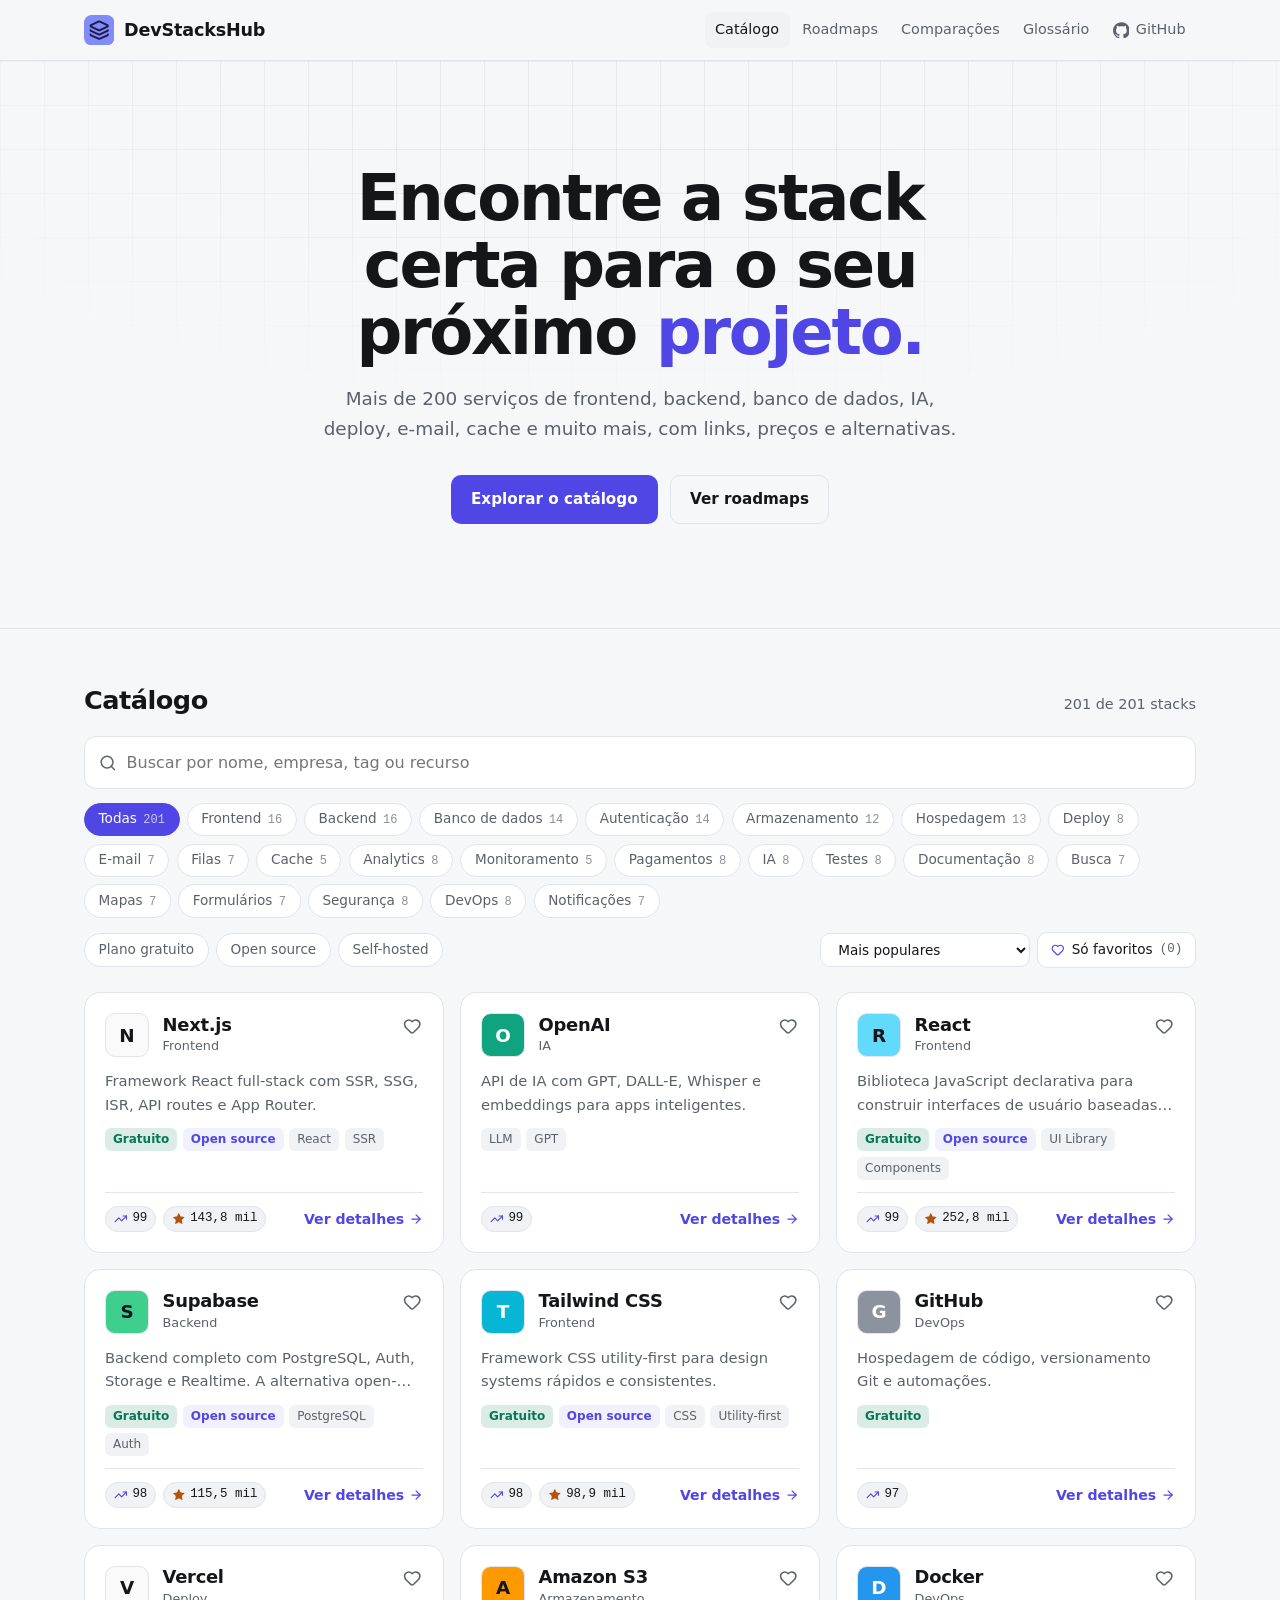
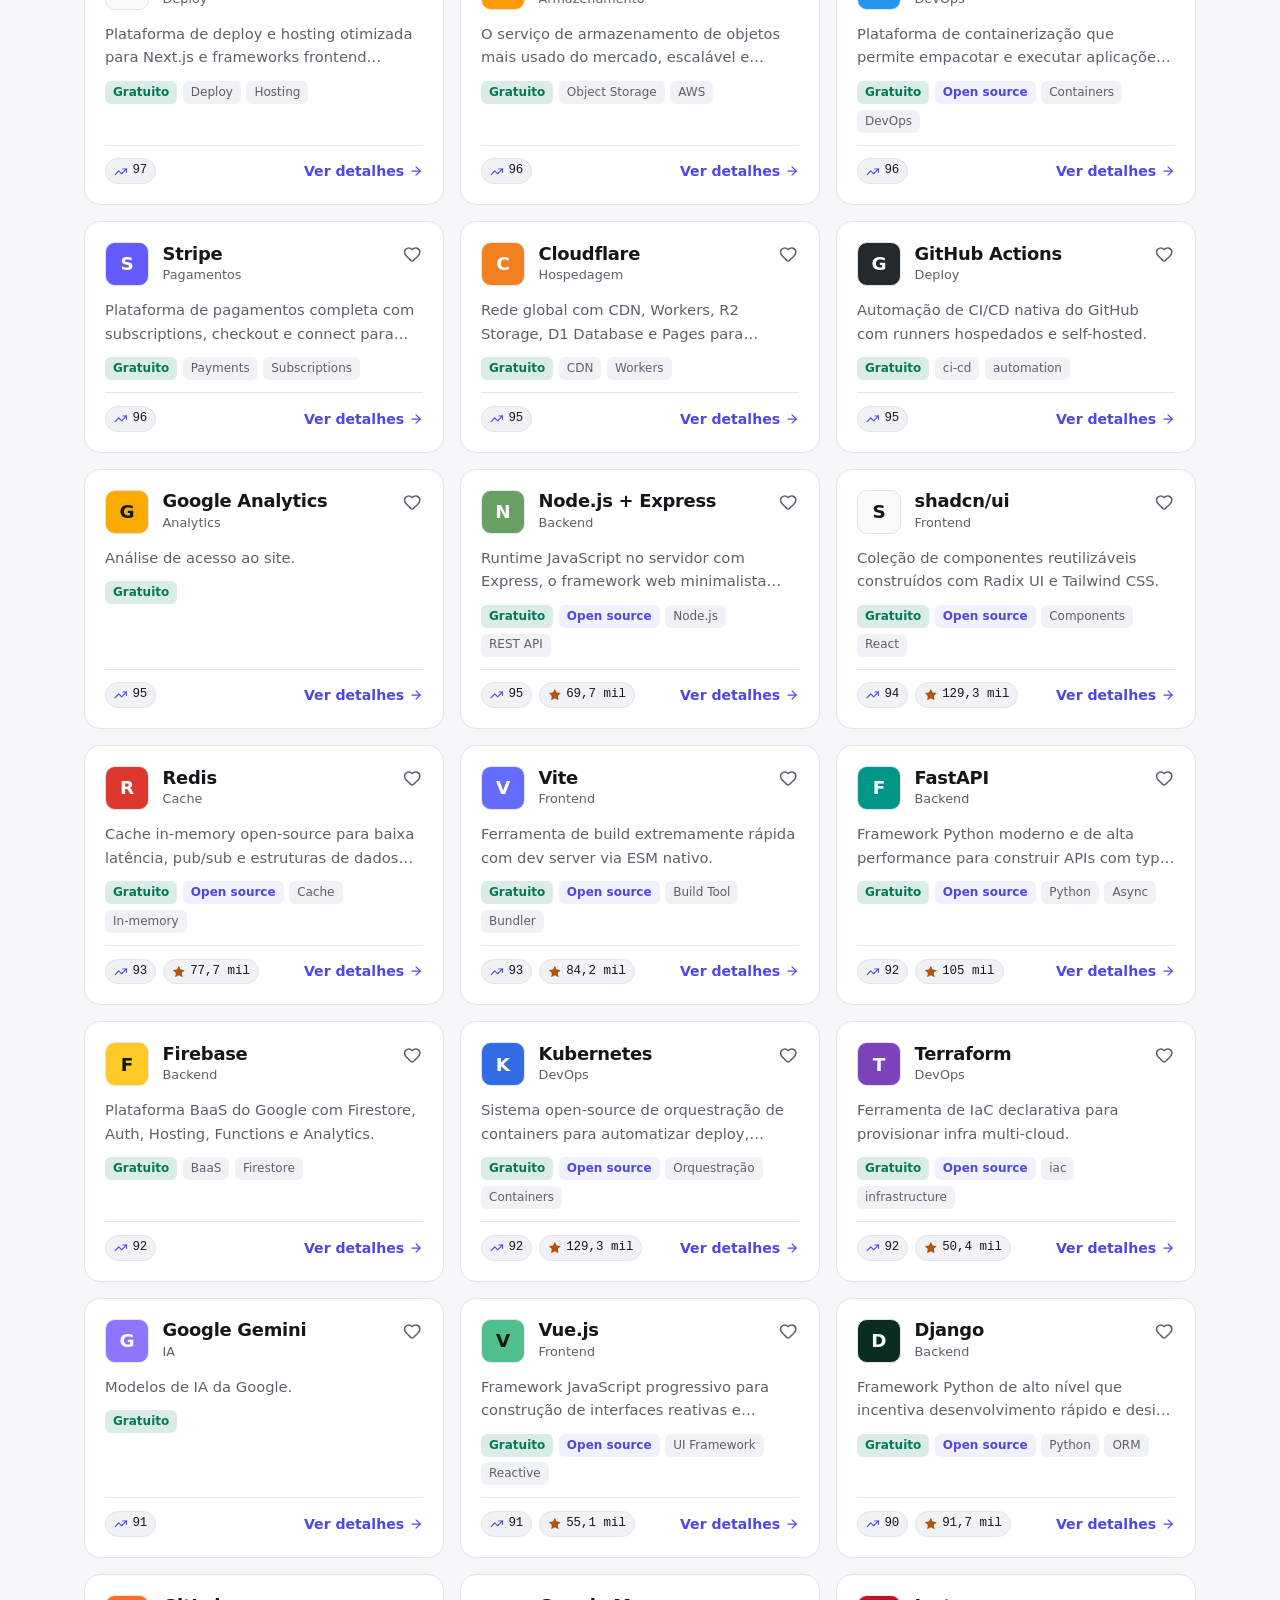
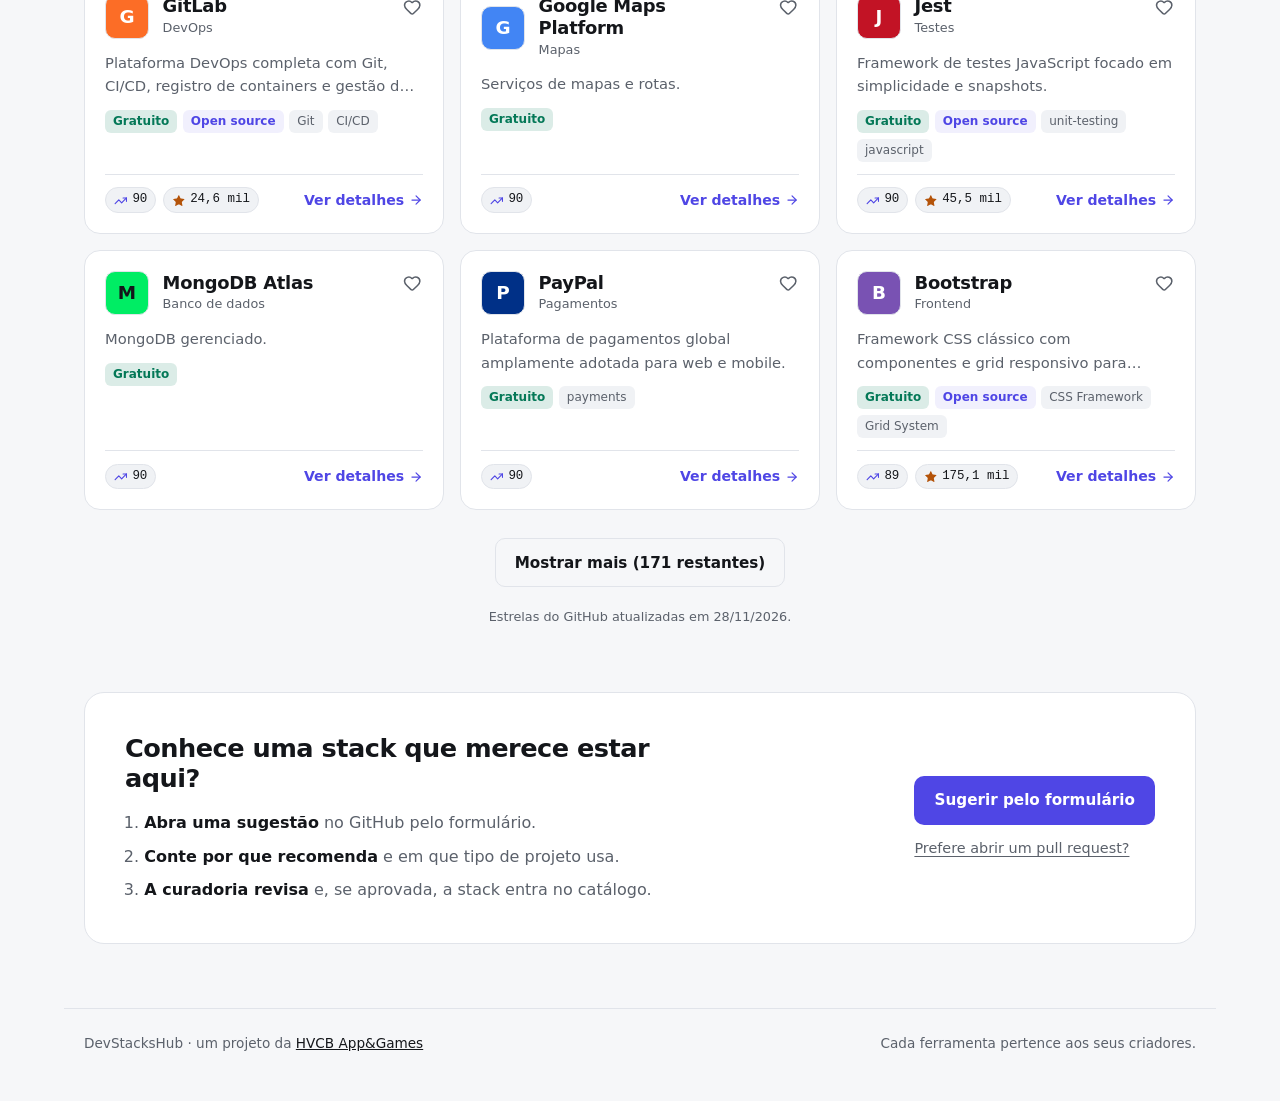
<file: index.html>
<!DOCTYPE html>
<html lang="pt-BR">
<head>
<meta charset="utf-8">
<meta http-equiv="Content-Security-Policy" content="default-src 'self'; script-src 'self'; style-src 'self' https://fonts.googleapis.com; font-src https://fonts.gstatic.com; img-src 'self' https://img.logo.dev data:; connect-src 'self'; base-uri 'self'; form-action 'self'">
<meta name="viewport" content="width=device-width, initial-scale=1">
<title>DevStacksHub — Stacks e serviços para desenvolvedores</title>
<meta name="description" content="Curadoria aberta de mais de 200 serviços de frontend, backend, banco de dados, IA, deploy e mais, com links, preços e alternativas.">
<meta name="color-scheme" content="dark light">
<meta name="theme-color" content="#0B0C0F">
<link rel="canonical" href="https://hugobastoss.github.io/devstackshub/">
<meta property="og:url" content="https://hugobastoss.github.io/devstackshub/">
<meta property="og:type" content="website">
<meta property="og:title" content="DevStacksHub — Stacks e serviços para desenvolvedores">
<meta property="og:description" content="Curadoria aberta de mais de 200 serviços de frontend, backend, banco de dados, IA, deploy e mais, com links, preços e alternativas.">
<link rel="icon" href="favicon.svg" type="image/svg+xml">
<link rel="preconnect" href="https://fonts.googleapis.com">
<link rel="preconnect" href="https://fonts.gstatic.com" crossorigin>
<link rel="stylesheet" href="https://fonts.googleapis.com/css2?family=Inter:wght@400;500;600&family=JetBrains+Mono:wght@400;500&family=Space+Grotesk:wght@600;700&display=swap">
<link rel="stylesheet" href="assets/styles.css?v=7f7d9e8713">
<script src="assets/comum.js?v=5a23dcf92b" defer></script>
<script src="assets/catalogo.js?v=c773272158" defer></script>
</head>
<body>
<header class="topo">
  <div class="container topo-linha">
    <a class="marca" href="./">
      <svg class="marca-icone" viewBox="0 0 32 32" aria-hidden="true"><rect width="32" height="32" rx="8" fill="#818CF8"/><g transform="translate(5 5) scale(.9167)" fill="none" stroke="#1E1B4B" stroke-width="2.2" stroke-linecap="round" stroke-linejoin="round"><path d="M12.83 2.18a2 2 0 0 0-1.66 0L2.6 6.08a1 1 0 0 0 0 1.83l8.58 3.91a2 2 0 0 0 1.66 0l8.58-3.9a1 1 0 0 0 0-1.83z"/><path d="M2 12a1 1 0 0 0 .58.91l8.6 3.91a2 2 0 0 0 1.65 0l8.58-3.9A1 1 0 0 0 22 12"/><path d="M2 17a1 1 0 0 0 .58.91l8.6 3.91a2 2 0 0 0 1.65 0l8.58-3.9A1 1 0 0 0 22 17"/></g></svg>
      DevStacksHub
    </a>
    <nav class="nav" aria-label="Principal">
      <a href="./#catalogo" aria-current="page">Catálogo</a>
      <a href="roadmaps.html">Roadmaps</a>
      <a href="comparacoes.html">Comparações</a>
      <a href="glossario.html">Glossário</a>
      <a href="https://github.com/hugobastoss/devstackshub"><svg class="icone" aria-hidden="true"><use href="assets/icones.svg#github"/></svg>GitHub</a>
    </nav>
  </div>
</header>

<main>
<section class="hero-area">
    <div class="container hero">
      <h1>Encontre a stack certa para o seu próximo <span class="destaque">projeto.</span></h1>
      <p class="lead">Mais de 200 serviços de frontend, backend, banco de dados, IA, deploy, e-mail, cache e muito mais, com links, preços e alternativas.</p>
      <div class="hero-acoes">
        <a class="botao" href="#catalogo">Explorar o catálogo</a>
        <a class="botao botao--contorno" href="roadmaps.html">Ver roadmaps</a>
      </div>
    </div>
  </section>

  <section class="secao container" id="catalogo" aria-labelledby="titulo-catalogo">
    <div class="secao-topo">
      <h2 id="titulo-catalogo">Catálogo</h2>
      <p class="contagem" id="contagem" aria-live="polite">Carregando…</p>
    </div>

    <div class="filtros">
      <label class="busca">
        <span class="sr-only">Buscar no catálogo</span>
        <svg class="icone" aria-hidden="true"><use href="assets/icones.svg#search"/></svg>
        <input id="busca" type="search" placeholder="Buscar por nome, empresa, tag ou recurso" autocomplete="off">
      </label>
      <div class="grupo" id="filtro-categoria" role="group" aria-label="Filtrar por categoria"></div>
      <div class="filtros-linha">
        <div class="grupo" id="filtro-tipo" role="group" aria-label="Filtrar por tipo">
          <button type="button" data-filtro="gratuito" aria-pressed="false">Plano gratuito</button>
          <button type="button" data-filtro="aberto" aria-pressed="false">Open source</button>
          <button type="button" data-filtro="self" aria-pressed="false">Self-hosted</button>
        </div>
        <div class="acoes">
          <label class="sr-only" for="ordem">Ordenar por</label>
          <select class="seletor" id="ordem">
            <option value="popularidade">Mais populares</option>
            <option value="nome">Nome (A–Z)</option>
            <option value="estrelas">Mais estrelas no GitHub</option>
          </select>
          <button type="button" class="acao" id="so-favoritos" aria-pressed="false"><svg class="icone" aria-hidden="true"><use href="assets/icones.svg#heart"/></svg>Só favoritos <span id="total-favoritos">(0)</span></button>
        </div>
      </div>
    </div>

    <div class="grade" id="grade"></div>
    <p class="vazio" id="vazio" hidden><span id="vazio-texto">Nenhuma stack encontrada.</span> <button type="button" id="limpar">Limpar filtros</button></p>
    <div class="mais" id="mais-area" hidden><button type="button" class="botao botao--contorno" id="mais">Mostrar mais</button></div>
    <p class="nota" id="nota-estrelas" hidden></p>
    <noscript><p class="vazio">Ative o JavaScript para ver o catálogo, ou veja as stacks em <a href="https://github.com/hugobastoss/devstackshub/blob/main/data/stacks.json">data/stacks.json</a>.</p></noscript>
  </section>

  <section class="sugerir container" id="sugerir" aria-labelledby="titulo-sugerir">
    <div class="sugerir-caixa">
      <div>
        <h2 id="titulo-sugerir">Conhece uma stack que merece estar aqui?</h2>
        <ol class="passos">
          <li><strong>Abra uma sugestão</strong> no GitHub pelo formulário.</li>
          <li><strong>Conte por que recomenda</strong> e em que tipo de projeto usa.</li>
          <li><strong>A curadoria revisa</strong> e, se aprovada, a stack entra no catálogo.</li>
        </ol>
      </div>
      <div class="sugerir-acoes">
        <a class="botao" href="https://github.com/hugobastoss/devstackshub/issues/new?template=sugerir-stack.yml">Sugerir pelo formulário</a>
        <a class="link" href="https://github.com/hugobastoss/devstackshub/blob/main/CONTRIBUTING.md">Prefere abrir um pull request?</a>
      </div>
    </div>
  </section>
</main>

<footer class="container rodape">
  <span>DevStacksHub · um projeto da <a href="https://hugobastoss.github.io/hvcb-appgames/">HVCB App&amp;Games</a></span>
  <span>Cada ferramenta pertence aos seus criadores.</span>
</footer>
</body>
</html>
</file>
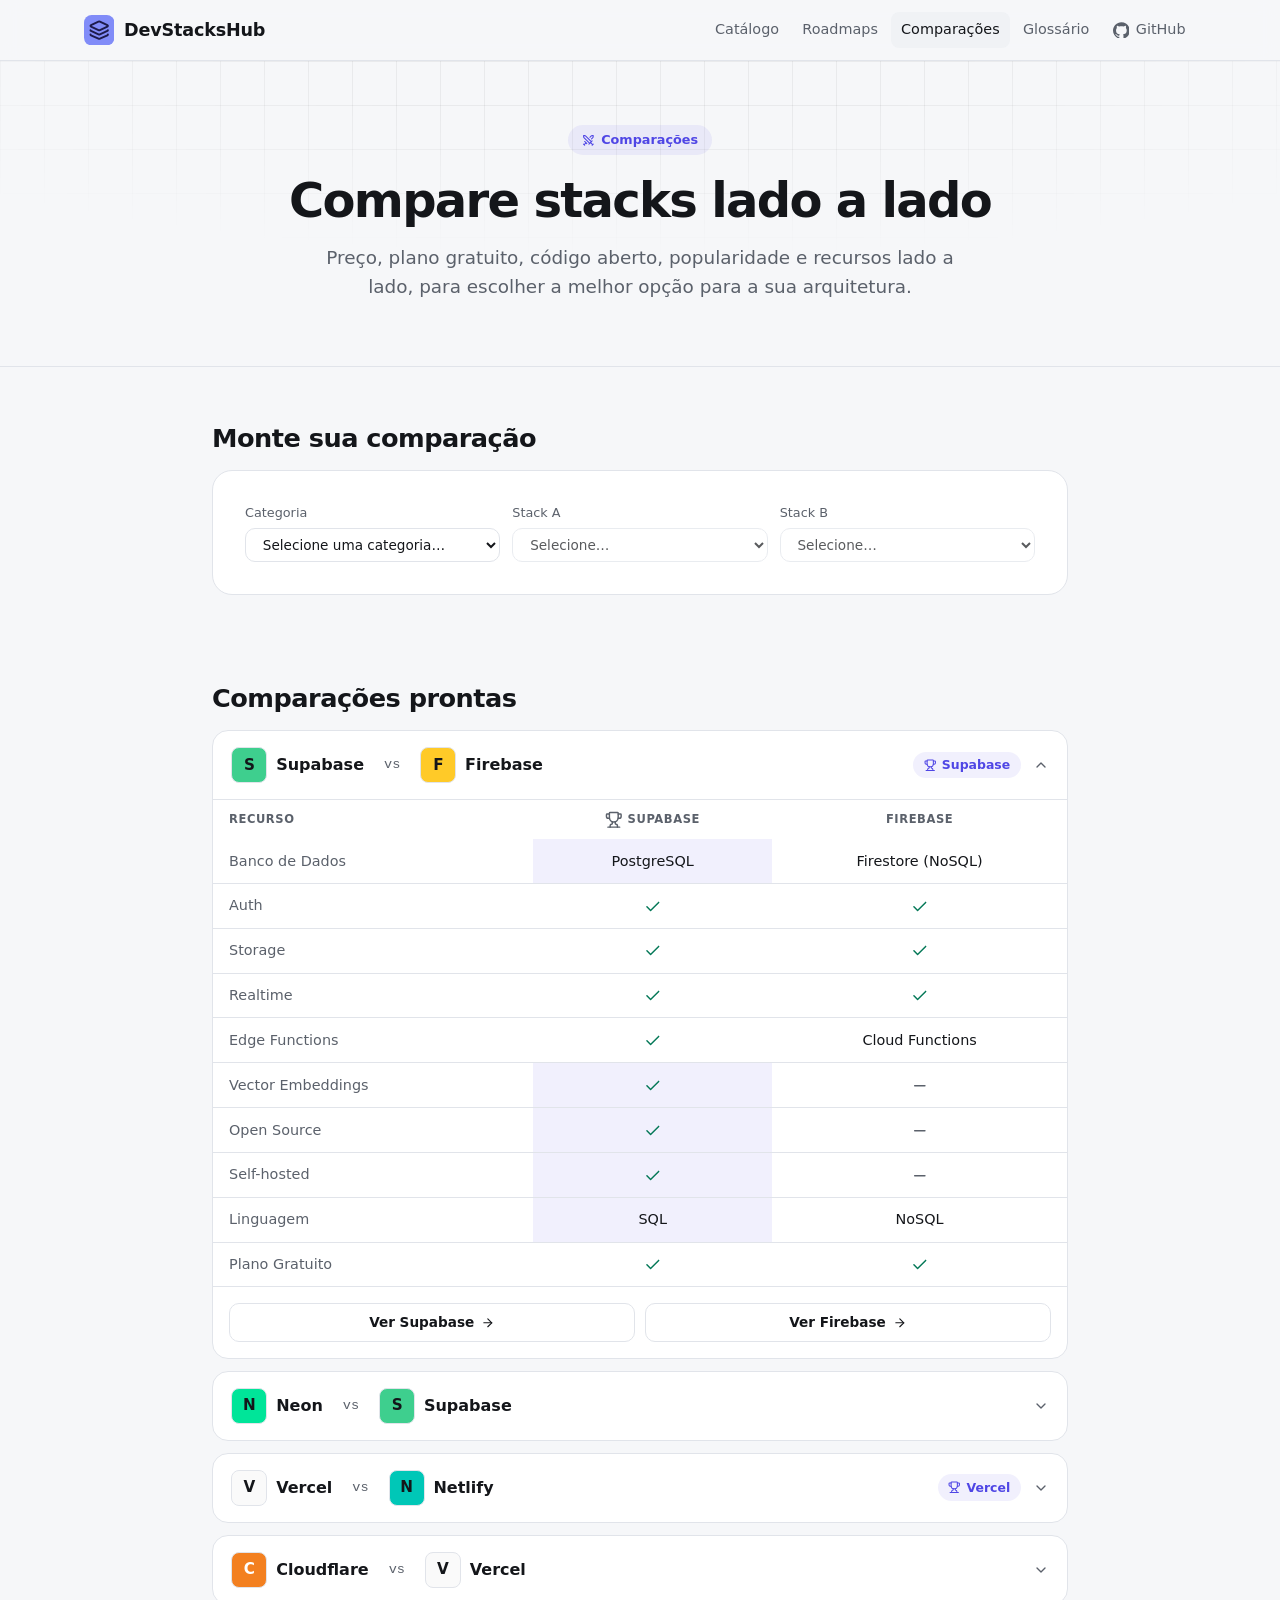
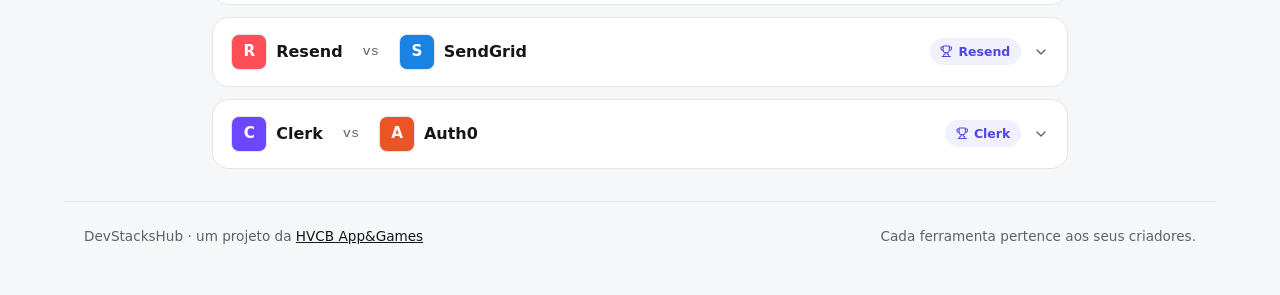
<file: comparacoes.html>
<!DOCTYPE html>
<html lang="pt-BR">
<head>
<meta charset="utf-8">
<meta http-equiv="Content-Security-Policy" content="default-src 'self'; script-src 'self'; style-src 'self' https://fonts.googleapis.com; font-src https://fonts.gstatic.com; img-src 'self' https://img.logo.dev data:; connect-src 'self'; base-uri 'self'; form-action 'self'">
<meta name="viewport" content="width=device-width, initial-scale=1">
<title>Comparações — DevStacksHub</title>
<meta name="description" content="Compare stacks lado a lado: preço, plano gratuito, open source, self-hosted, popularidade e recursos.">
<meta name="color-scheme" content="dark light">
<meta name="theme-color" content="#0B0C0F">
<link rel="canonical" href="https://hugobastoss.github.io/devstackshub/comparacoes.html">
<meta property="og:url" content="https://hugobastoss.github.io/devstackshub/comparacoes.html">
<meta property="og:type" content="website">
<meta property="og:title" content="Comparações — DevStacksHub">
<meta property="og:description" content="Compare stacks lado a lado: preço, plano gratuito, open source, self-hosted, popularidade e recursos.">
<link rel="icon" href="favicon.svg" type="image/svg+xml">
<link rel="preconnect" href="https://fonts.googleapis.com">
<link rel="preconnect" href="https://fonts.gstatic.com" crossorigin>
<link rel="stylesheet" href="https://fonts.googleapis.com/css2?family=Inter:wght@400;500;600&family=JetBrains+Mono:wght@400;500&family=Space+Grotesk:wght@600;700&display=swap">
<link rel="stylesheet" href="assets/styles.css?v=7f7d9e8713">
<script src="assets/comum.js?v=5a23dcf92b" defer></script>
<script src="assets/comparacoes.js?v=0ff7e37c2c" defer></script>
</head>
<body>
<header class="topo">
  <div class="container topo-linha">
    <a class="marca" href="./">
      <svg class="marca-icone" viewBox="0 0 32 32" aria-hidden="true"><rect width="32" height="32" rx="8" fill="#818CF8"/><g transform="translate(5 5) scale(.9167)" fill="none" stroke="#1E1B4B" stroke-width="2.2" stroke-linecap="round" stroke-linejoin="round"><path d="M12.83 2.18a2 2 0 0 0-1.66 0L2.6 6.08a1 1 0 0 0 0 1.83l8.58 3.91a2 2 0 0 0 1.66 0l8.58-3.9a1 1 0 0 0 0-1.83z"/><path d="M2 12a1 1 0 0 0 .58.91l8.6 3.91a2 2 0 0 0 1.65 0l8.58-3.9A1 1 0 0 0 22 12"/><path d="M2 17a1 1 0 0 0 .58.91l8.6 3.91a2 2 0 0 0 1.65 0l8.58-3.9A1 1 0 0 0 22 17"/></g></svg>
      DevStacksHub
    </a>
    <nav class="nav" aria-label="Principal">
      <a href="./#catalogo">Catálogo</a>
      <a href="roadmaps.html">Roadmaps</a>
      <a href="comparacoes.html" aria-current="page">Comparações</a>
      <a href="glossario.html">Glossário</a>
      <a href="https://github.com/hugobastoss/devstackshub"><svg class="icone" aria-hidden="true"><use href="assets/icones.svg#github"/></svg>GitHub</a>
    </nav>
  </div>
</header>

<main>
<section class="hero-area">
    <div class="container hero hero--pagina">
      <p class="eyebrow"><svg class="icone" aria-hidden="true"><use href="assets/icones.svg#swords"/></svg>Comparações</p>
      <h1>Compare stacks lado a lado</h1>
      <p class="lead">Preço, plano gratuito, código aberto, popularidade e recursos lado a lado, para escolher a melhor opção para a sua arquitetura.</p>
    </div>
  </section>

  <section class="secao container estreito" aria-labelledby="titulo-montar">
    <h2 id="titulo-montar">Monte sua comparação</h2>
    <div class="painel comparar-campos espaco-topo">
      <label class="campo">Categoria
        <select class="seletor" id="categoria"><option value="">Selecione uma categoria…</option></select>
      </label>
      <label class="campo">Stack A
        <select class="seletor" id="stack-a" disabled><option value="">Selecione…</option></select>
      </label>
      <label class="campo">Stack B
        <select class="seletor" id="stack-b" disabled><option value="">Selecione…</option></select>
      </label>
    </div>
    <div id="resultado" aria-live="polite"></div>
  </section>

  <section class="secao container estreito" aria-labelledby="titulo-prontas">
    <h2 id="titulo-prontas">Comparações prontas</h2>
    <div class="prontas espaco-topo" id="prontas"><p class="vazio">Carregando…</p></div>
  </section>
</main>

<footer class="container rodape">
  <span>DevStacksHub · um projeto da <a href="https://hugobastoss.github.io/hvcb-appgames/">HVCB App&amp;Games</a></span>
  <span>Cada ferramenta pertence aos seus criadores.</span>
</footer>
</body>
</html>
</file>
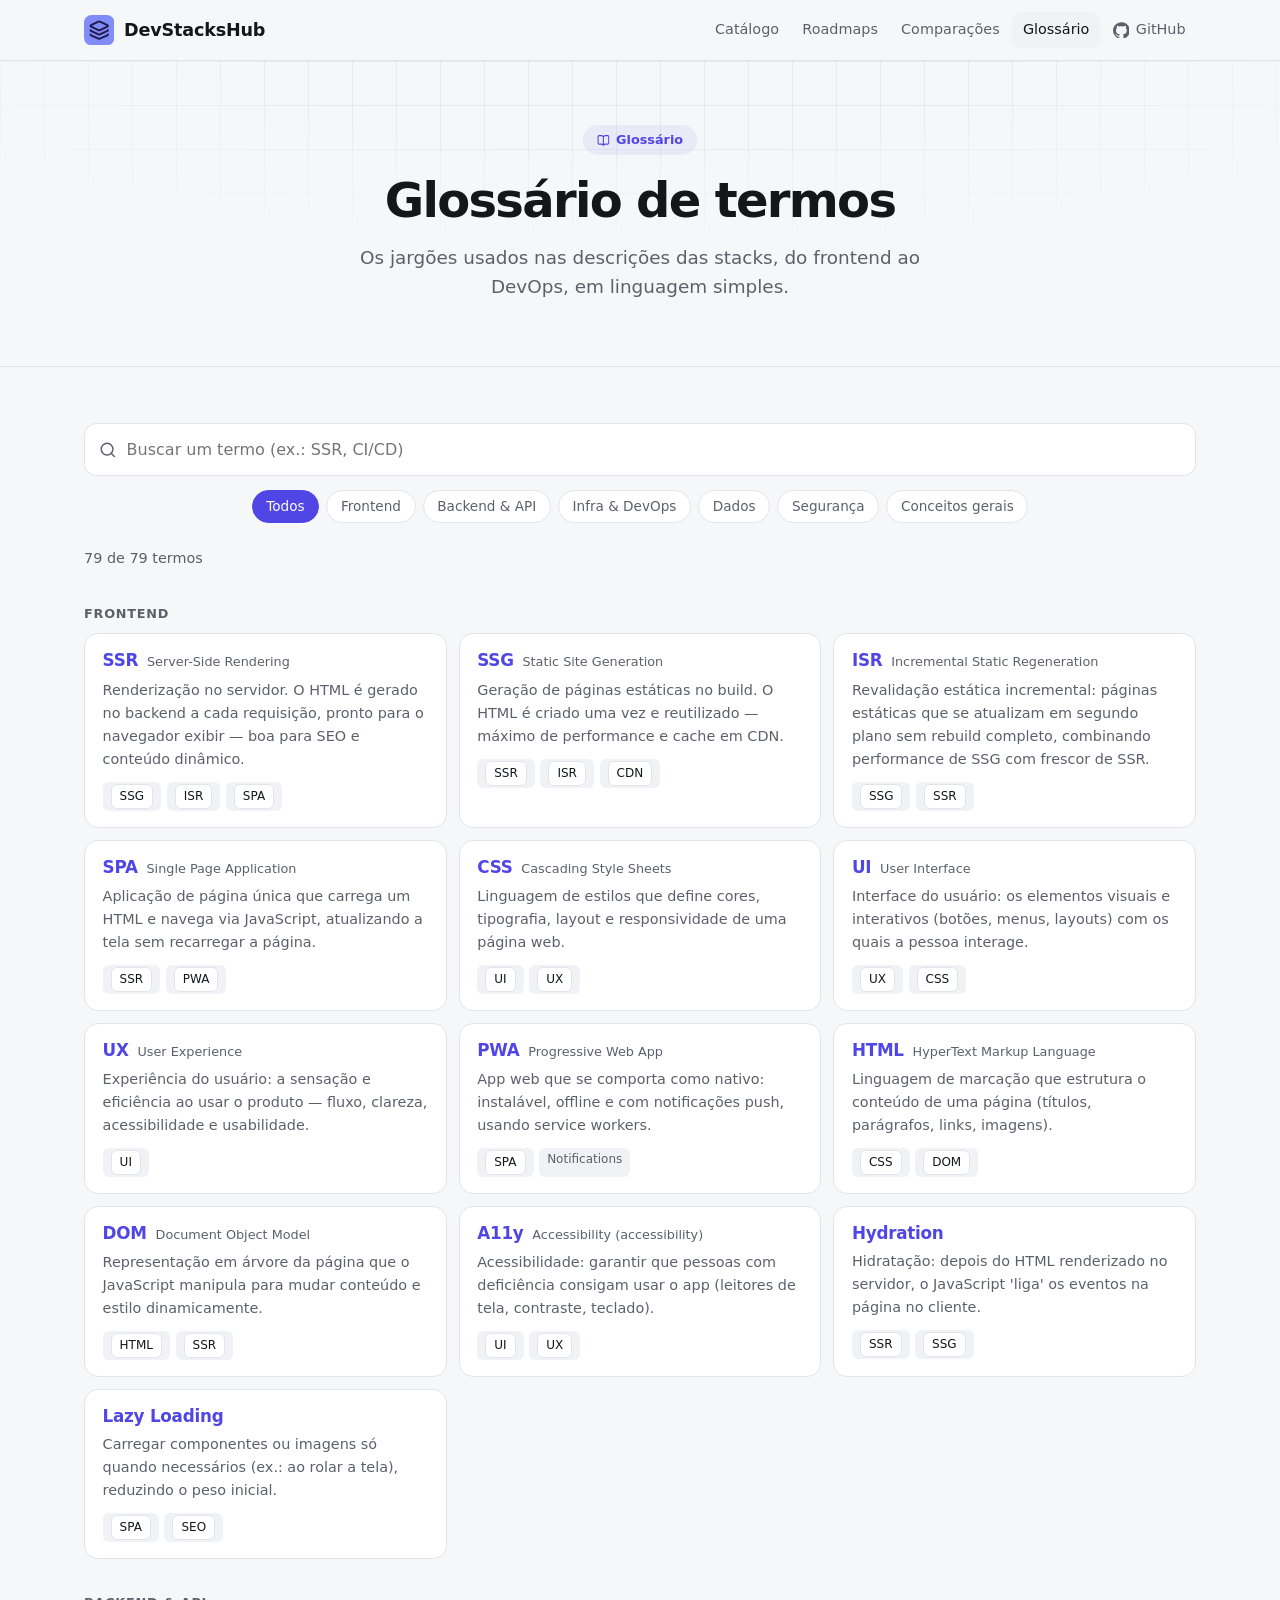
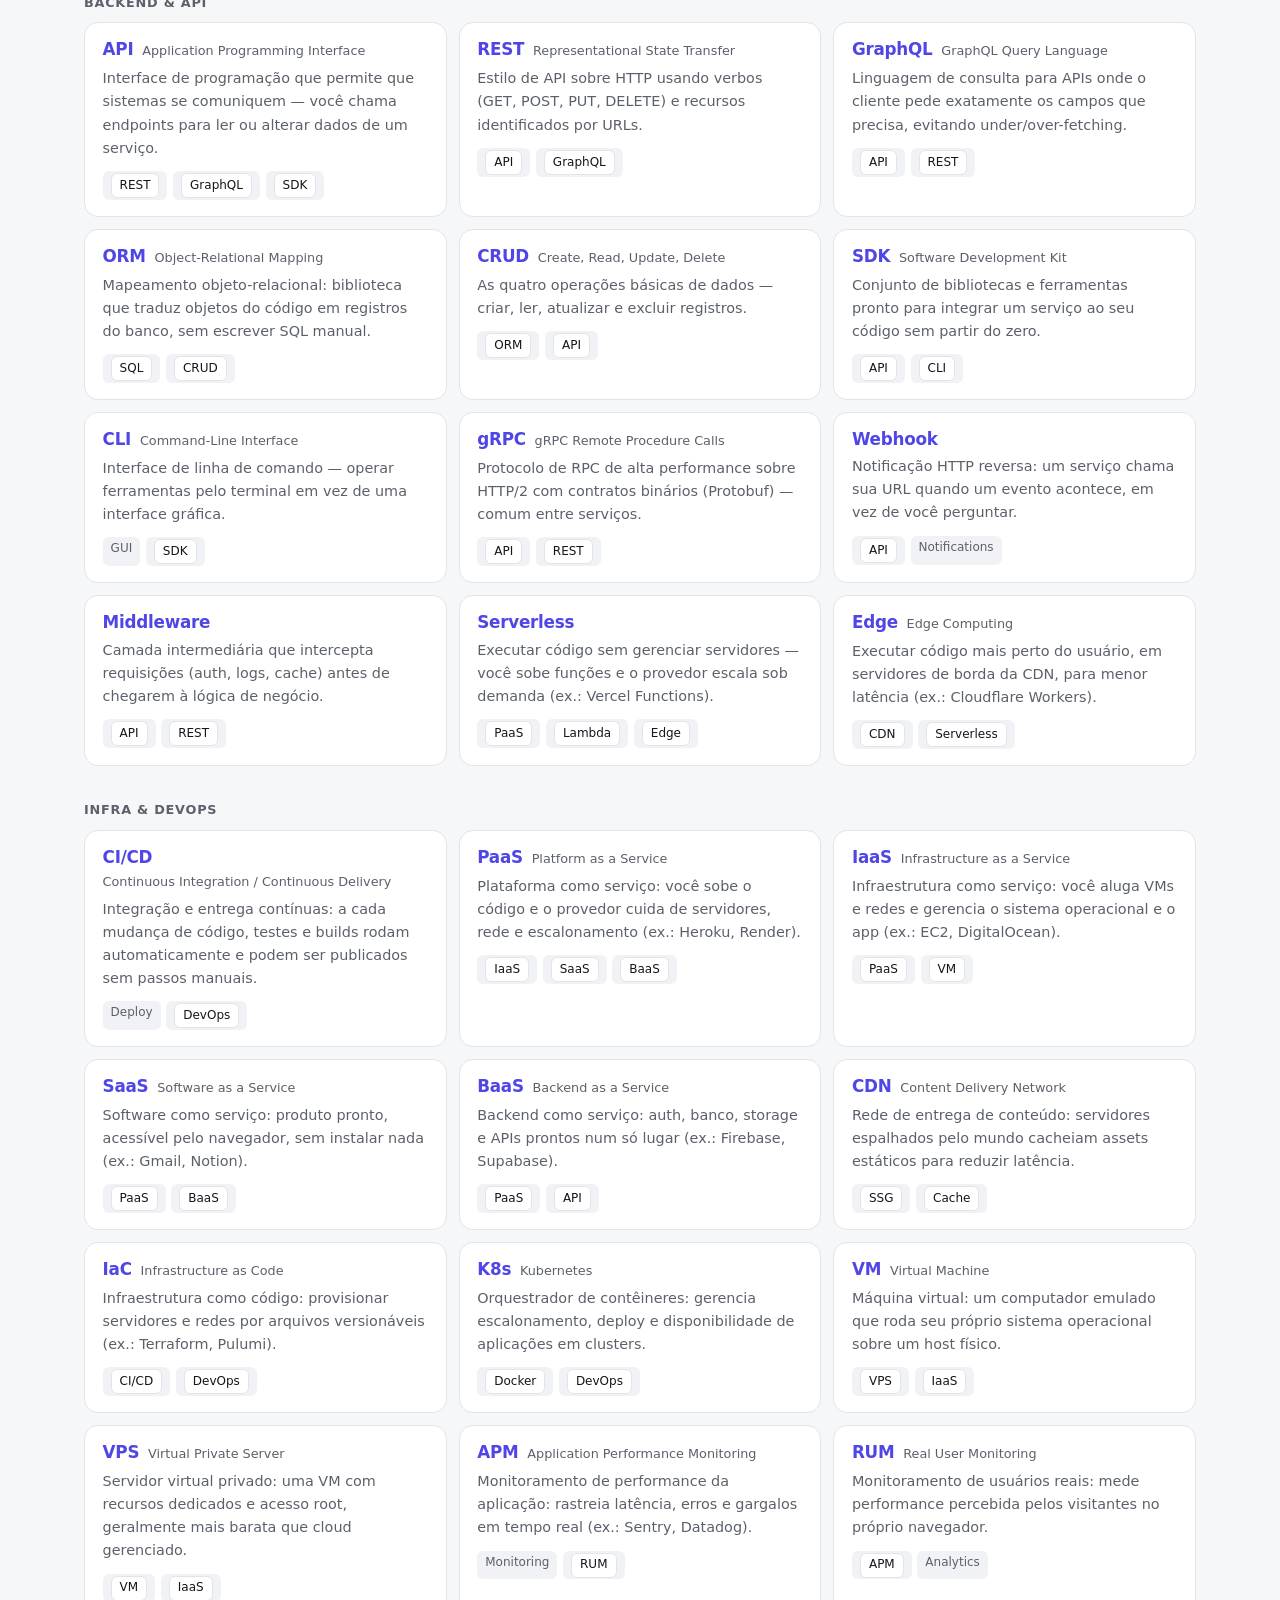
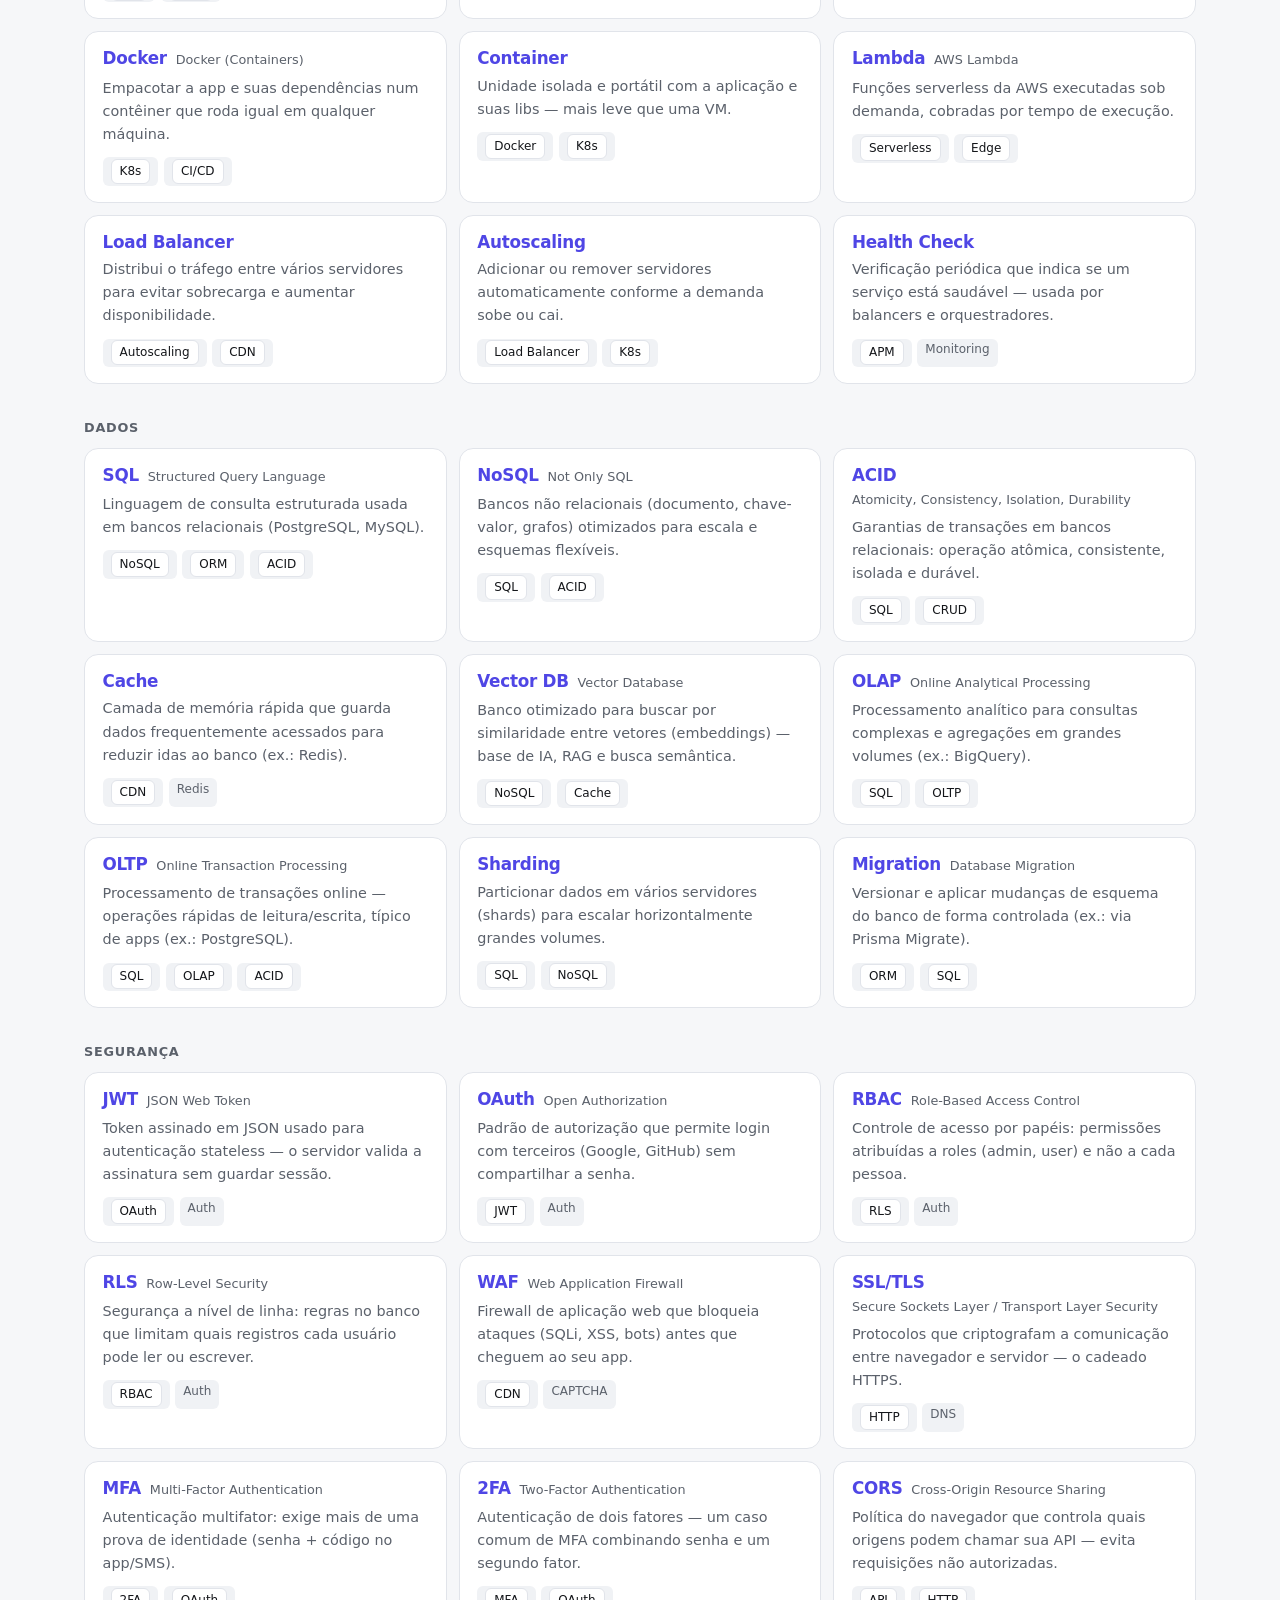
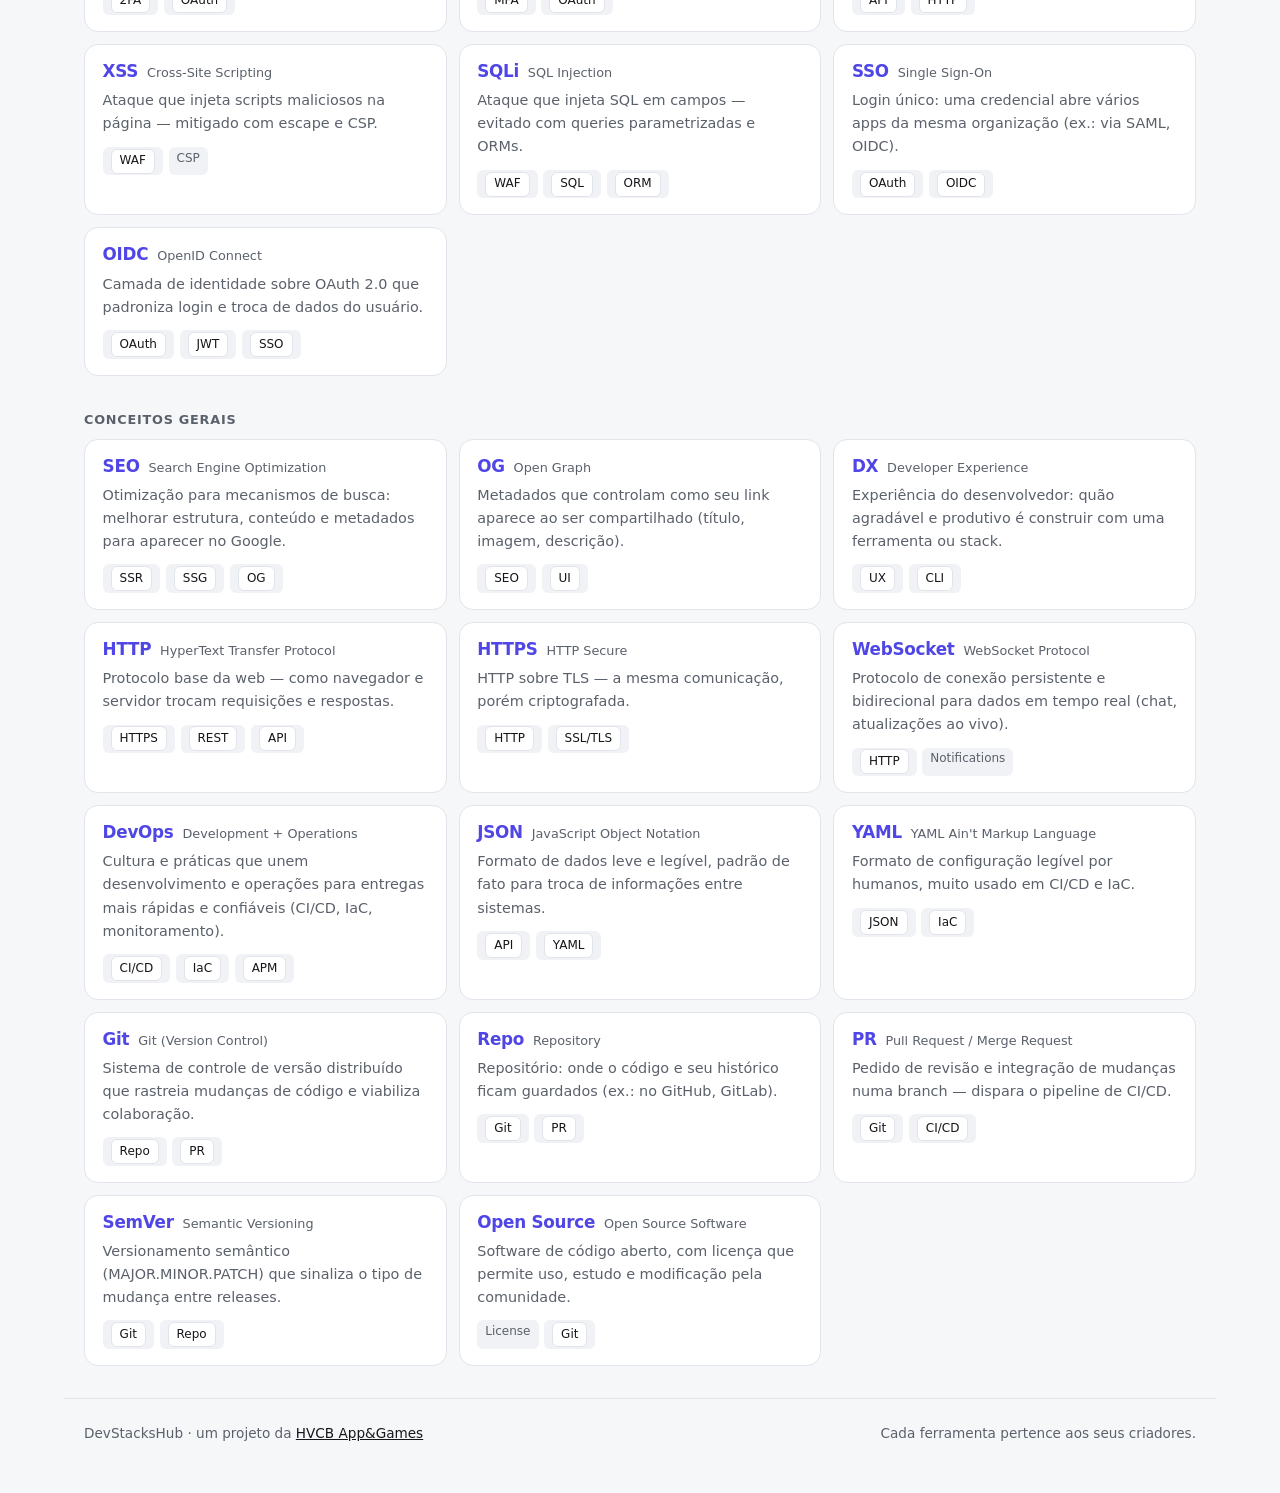
<file: glossario.html>
<!DOCTYPE html>
<html lang="pt-BR">
<head>
<meta charset="utf-8">
<meta http-equiv="Content-Security-Policy" content="default-src 'self'; script-src 'self'; style-src 'self' https://fonts.googleapis.com; font-src https://fonts.gstatic.com; img-src 'self' https://img.logo.dev data:; connect-src 'self'; base-uri 'self'; form-action 'self'">
<meta name="viewport" content="width=device-width, initial-scale=1">
<title>Glossário de termos — DevStacksHub</title>
<meta name="description" content="Os jargões usados nas descrições das stacks, do frontend ao DevOps, explicados em linguagem simples.">
<meta name="color-scheme" content="dark light">
<meta name="theme-color" content="#0B0C0F">
<link rel="canonical" href="https://hugobastoss.github.io/devstackshub/glossario.html">
<meta property="og:url" content="https://hugobastoss.github.io/devstackshub/glossario.html">
<meta property="og:type" content="website">
<meta property="og:title" content="Glossário de termos — DevStacksHub">
<meta property="og:description" content="Os jargões usados nas descrições das stacks, do frontend ao DevOps, explicados em linguagem simples.">
<link rel="icon" href="favicon.svg" type="image/svg+xml">
<link rel="preconnect" href="https://fonts.googleapis.com">
<link rel="preconnect" href="https://fonts.gstatic.com" crossorigin>
<link rel="stylesheet" href="https://fonts.googleapis.com/css2?family=Inter:wght@400;500;600&family=JetBrains+Mono:wght@400;500&family=Space+Grotesk:wght@600;700&display=swap">
<link rel="stylesheet" href="assets/styles.css?v=7f7d9e8713">
<script src="assets/comum.js?v=5a23dcf92b" defer></script>
<script src="assets/glossario.js?v=7cb6166bcf" defer></script>
</head>
<body>
<header class="topo">
  <div class="container topo-linha">
    <a class="marca" href="./">
      <svg class="marca-icone" viewBox="0 0 32 32" aria-hidden="true"><rect width="32" height="32" rx="8" fill="#818CF8"/><g transform="translate(5 5) scale(.9167)" fill="none" stroke="#1E1B4B" stroke-width="2.2" stroke-linecap="round" stroke-linejoin="round"><path d="M12.83 2.18a2 2 0 0 0-1.66 0L2.6 6.08a1 1 0 0 0 0 1.83l8.58 3.91a2 2 0 0 0 1.66 0l8.58-3.9a1 1 0 0 0 0-1.83z"/><path d="M2 12a1 1 0 0 0 .58.91l8.6 3.91a2 2 0 0 0 1.65 0l8.58-3.9A1 1 0 0 0 22 12"/><path d="M2 17a1 1 0 0 0 .58.91l8.6 3.91a2 2 0 0 0 1.65 0l8.58-3.9A1 1 0 0 0 22 17"/></g></svg>
      DevStacksHub
    </a>
    <nav class="nav" aria-label="Principal">
      <a href="./#catalogo">Catálogo</a>
      <a href="roadmaps.html">Roadmaps</a>
      <a href="comparacoes.html">Comparações</a>
      <a href="glossario.html" aria-current="page">Glossário</a>
      <a href="https://github.com/hugobastoss/devstackshub"><svg class="icone" aria-hidden="true"><use href="assets/icones.svg#github"/></svg>GitHub</a>
    </nav>
  </div>
</header>

<main>
<section class="hero-area">
    <div class="container hero hero--pagina">
      <p class="eyebrow"><svg class="icone" aria-hidden="true"><use href="assets/icones.svg#book-open"/></svg>Glossário</p>
      <h1>Glossário de termos</h1>
      <p class="lead">Os jargões usados nas descrições das stacks, do frontend ao DevOps, em linguagem simples.</p>
    </div>
  </section>

  <section class="secao container" aria-label="Termos">
    <div class="filtros">
      <label class="busca">
        <span class="sr-only">Buscar um termo</span>
        <svg class="icone" aria-hidden="true"><use href="assets/icones.svg#search"/></svg>
        <input id="busca" type="search" placeholder="Buscar um termo (ex.: SSR, CI/CD)" autocomplete="off">
      </label>
      <div class="grupo grupo--centro" id="filtro-categoria" role="group" aria-label="Filtrar por categoria"></div>
    </div>
    <p class="contagem" id="contagem" aria-live="polite"></p>
    <div id="termos"></div>
    <p class="vazio" id="vazio" hidden>Nenhum termo encontrado.</p>
  </section>
</main>

<footer class="container rodape">
  <span>DevStacksHub · um projeto da <a href="https://hugobastoss.github.io/hvcb-appgames/">HVCB App&amp;Games</a></span>
  <span>Cada ferramenta pertence aos seus criadores.</span>
</footer>
</body>
</html>
</file>
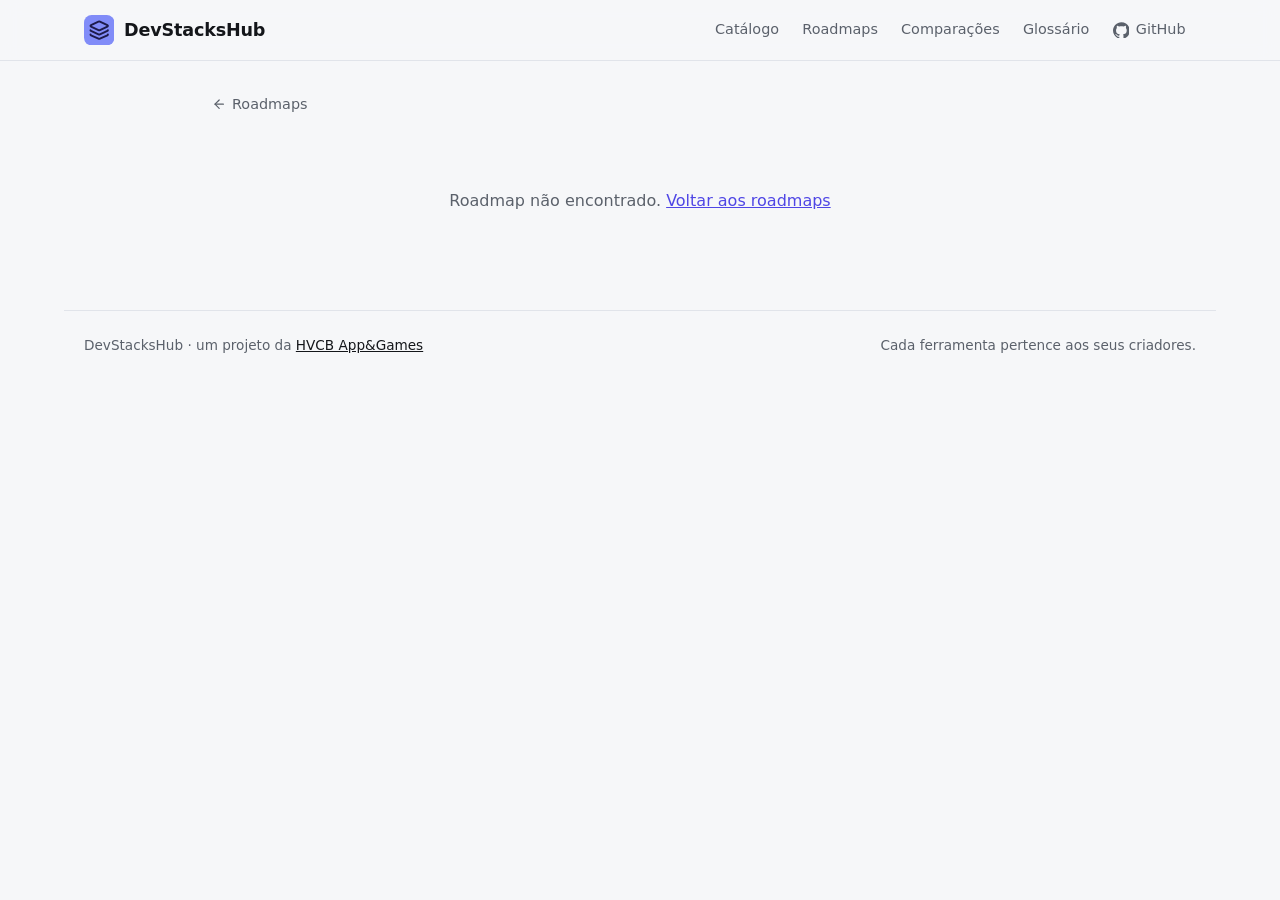
<file: roadmap.html>
<!DOCTYPE html>
<html lang="pt-BR">
<head>
<meta charset="utf-8">
<meta http-equiv="Content-Security-Policy" content="default-src 'self'; script-src 'self'; style-src 'self' https://fonts.googleapis.com; font-src https://fonts.gstatic.com; img-src 'self' https://img.logo.dev data:; connect-src 'self'; base-uri 'self'; form-action 'self'">
<meta name="viewport" content="width=device-width, initial-scale=1">
<title>Roadmap — DevStacksHub</title>
<meta name="description" content="Roadmap de arquitetura passo a passo do DevStacksHub.">
<meta name="color-scheme" content="dark light">
<meta name="theme-color" content="#0B0C0F">
<meta property="og:type" content="website">
<meta property="og:title" content="Roadmap — DevStacksHub">
<meta property="og:description" content="Roadmap de arquitetura passo a passo do DevStacksHub.">
<link rel="icon" href="favicon.svg" type="image/svg+xml">
<link rel="preconnect" href="https://fonts.googleapis.com">
<link rel="preconnect" href="https://fonts.gstatic.com" crossorigin>
<link rel="stylesheet" href="https://fonts.googleapis.com/css2?family=Inter:wght@400;500;600&family=JetBrains+Mono:wght@400;500&family=Space+Grotesk:wght@600;700&display=swap">
<link rel="stylesheet" href="assets/styles.css?v=7f7d9e8713">
<script src="assets/comum.js?v=5a23dcf92b" defer></script>
<script src="assets/roadmap.js?v=de916a001b" defer></script>
</head>
<body>
<header class="topo">
  <div class="container topo-linha">
    <a class="marca" href="./">
      <svg class="marca-icone" viewBox="0 0 32 32" aria-hidden="true"><rect width="32" height="32" rx="8" fill="#818CF8"/><g transform="translate(5 5) scale(.9167)" fill="none" stroke="#1E1B4B" stroke-width="2.2" stroke-linecap="round" stroke-linejoin="round"><path d="M12.83 2.18a2 2 0 0 0-1.66 0L2.6 6.08a1 1 0 0 0 0 1.83l8.58 3.91a2 2 0 0 0 1.66 0l8.58-3.9a1 1 0 0 0 0-1.83z"/><path d="M2 12a1 1 0 0 0 .58.91l8.6 3.91a2 2 0 0 0 1.65 0l8.58-3.9A1 1 0 0 0 22 12"/><path d="M2 17a1 1 0 0 0 .58.91l8.6 3.91a2 2 0 0 0 1.65 0l8.58-3.9A1 1 0 0 0 22 17"/></g></svg>
      DevStacksHub
    </a>
    <nav class="nav" aria-label="Principal">
      <a href="./#catalogo">Catálogo</a>
      <a href="roadmaps.html">Roadmaps</a>
      <a href="comparacoes.html">Comparações</a>
      <a href="glossario.html">Glossário</a>
      <a href="https://github.com/hugobastoss/devstackshub"><svg class="icone" aria-hidden="true"><use href="assets/icones.svg#github"/></svg>GitHub</a>
    </nav>
  </div>
</header>

<main>
<div class="container estreito pagina">
    <a class="voltar" href="roadmaps.html"><svg class="icone" aria-hidden="true"><use href="assets/icones.svg#arrow-left"/></svg>Roadmaps</a>
    <div id="conteudo"><p class="vazio">Carregando…</p></div>
  </div>
</main>

<footer class="container rodape">
  <span>DevStacksHub · um projeto da <a href="https://hugobastoss.github.io/hvcb-appgames/">HVCB App&amp;Games</a></span>
  <span>Cada ferramenta pertence aos seus criadores.</span>
</footer>
</body>
</html>
</file>
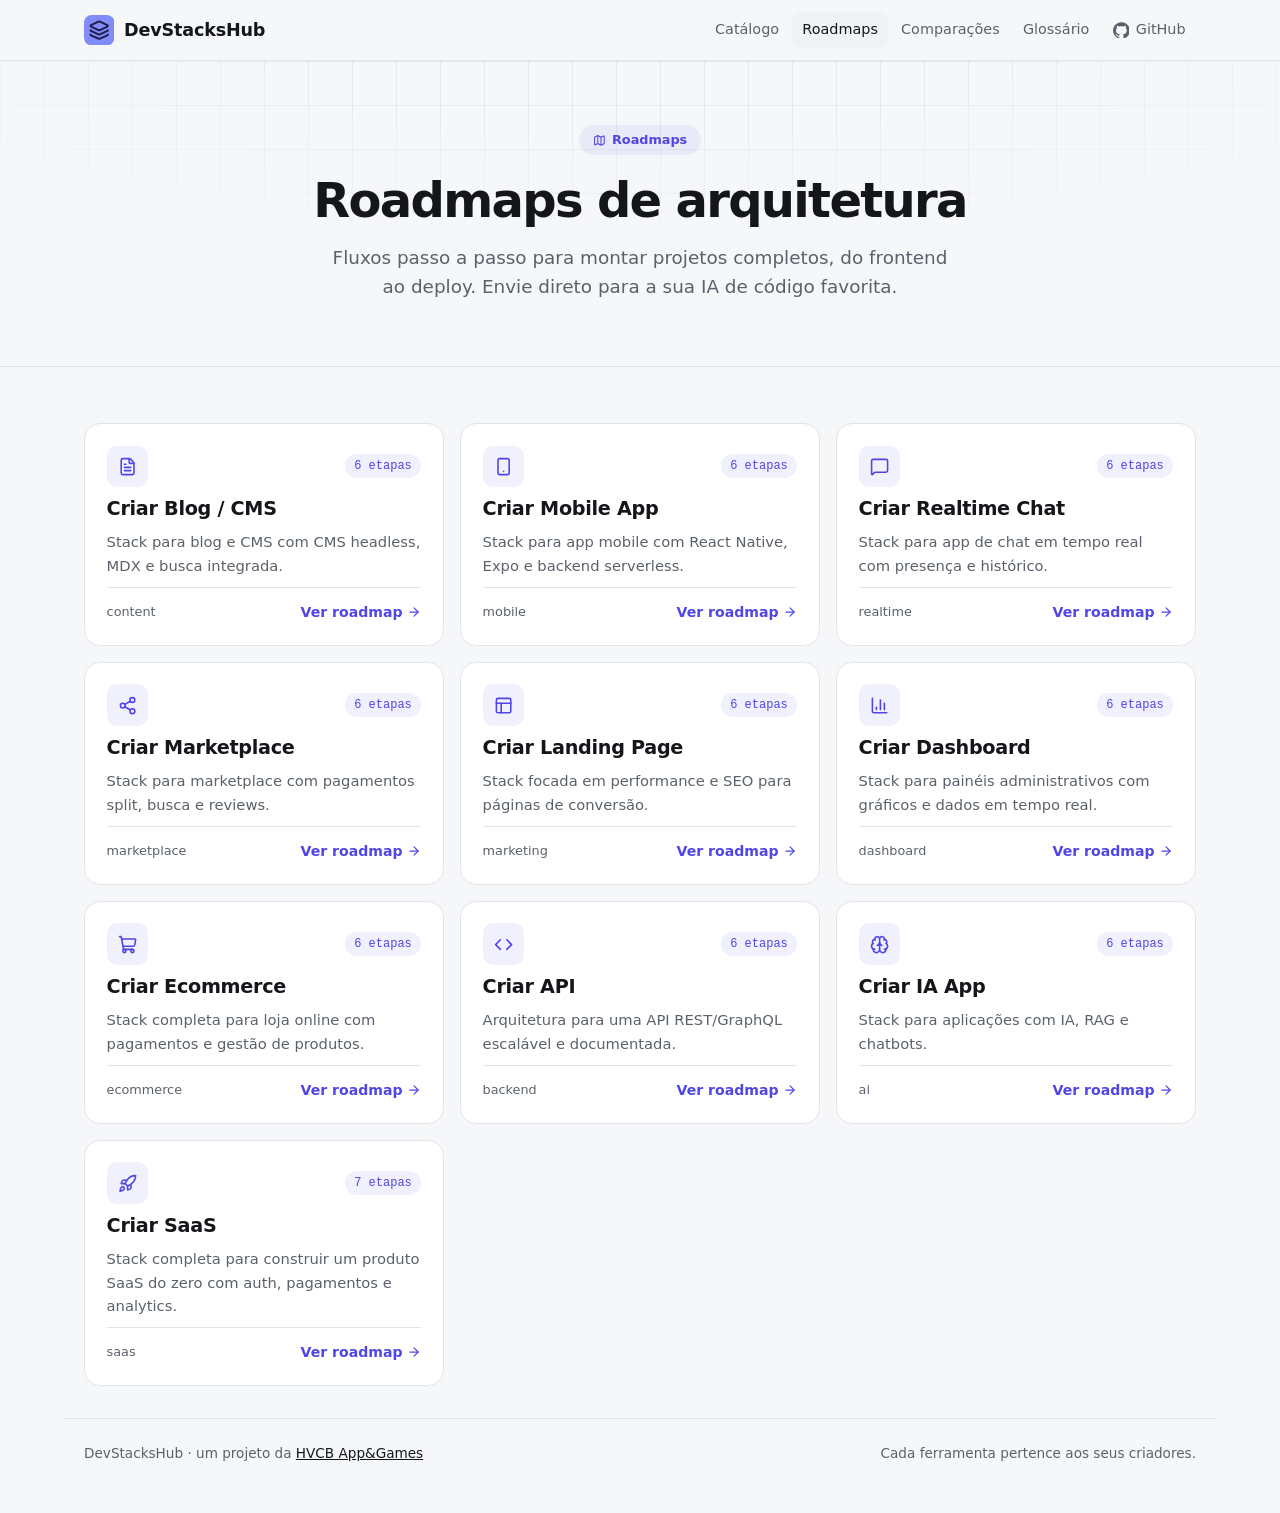
<file: roadmaps.html>
<!DOCTYPE html>
<html lang="pt-BR">
<head>
<meta charset="utf-8">
<meta http-equiv="Content-Security-Policy" content="default-src 'self'; script-src 'self'; style-src 'self' https://fonts.googleapis.com; font-src https://fonts.gstatic.com; img-src 'self' https://img.logo.dev data:; connect-src 'self'; base-uri 'self'; form-action 'self'">
<meta name="viewport" content="width=device-width, initial-scale=1">
<title>Roadmaps de arquitetura — DevStacksHub</title>
<meta name="description" content="Fluxos passo a passo para montar projetos completos, do frontend ao deploy, com prompt pronto para a sua IA de código.">
<meta name="color-scheme" content="dark light">
<meta name="theme-color" content="#0B0C0F">
<link rel="canonical" href="https://hugobastoss.github.io/devstackshub/roadmaps.html">
<meta property="og:url" content="https://hugobastoss.github.io/devstackshub/roadmaps.html">
<meta property="og:type" content="website">
<meta property="og:title" content="Roadmaps de arquitetura — DevStacksHub">
<meta property="og:description" content="Fluxos passo a passo para montar projetos completos, do frontend ao deploy, com prompt pronto para a sua IA de código.">
<link rel="icon" href="favicon.svg" type="image/svg+xml">
<link rel="preconnect" href="https://fonts.googleapis.com">
<link rel="preconnect" href="https://fonts.gstatic.com" crossorigin>
<link rel="stylesheet" href="https://fonts.googleapis.com/css2?family=Inter:wght@400;500;600&family=JetBrains+Mono:wght@400;500&family=Space+Grotesk:wght@600;700&display=swap">
<link rel="stylesheet" href="assets/styles.css?v=7f7d9e8713">
<script src="assets/comum.js?v=5a23dcf92b" defer></script>
<script src="assets/roadmaps.js?v=35eb63dbfb" defer></script>
</head>
<body>
<header class="topo">
  <div class="container topo-linha">
    <a class="marca" href="./">
      <svg class="marca-icone" viewBox="0 0 32 32" aria-hidden="true"><rect width="32" height="32" rx="8" fill="#818CF8"/><g transform="translate(5 5) scale(.9167)" fill="none" stroke="#1E1B4B" stroke-width="2.2" stroke-linecap="round" stroke-linejoin="round"><path d="M12.83 2.18a2 2 0 0 0-1.66 0L2.6 6.08a1 1 0 0 0 0 1.83l8.58 3.91a2 2 0 0 0 1.66 0l8.58-3.9a1 1 0 0 0 0-1.83z"/><path d="M2 12a1 1 0 0 0 .58.91l8.6 3.91a2 2 0 0 0 1.65 0l8.58-3.9A1 1 0 0 0 22 12"/><path d="M2 17a1 1 0 0 0 .58.91l8.6 3.91a2 2 0 0 0 1.65 0l8.58-3.9A1 1 0 0 0 22 17"/></g></svg>
      DevStacksHub
    </a>
    <nav class="nav" aria-label="Principal">
      <a href="./#catalogo">Catálogo</a>
      <a href="roadmaps.html" aria-current="page">Roadmaps</a>
      <a href="comparacoes.html">Comparações</a>
      <a href="glossario.html">Glossário</a>
      <a href="https://github.com/hugobastoss/devstackshub"><svg class="icone" aria-hidden="true"><use href="assets/icones.svg#github"/></svg>GitHub</a>
    </nav>
  </div>
</header>

<main>
<section class="hero-area">
    <div class="container hero hero--pagina">
      <p class="eyebrow"><svg class="icone" aria-hidden="true"><use href="assets/icones.svg#map"/></svg>Roadmaps</p>
      <h1>Roadmaps de arquitetura</h1>
      <p class="lead">Fluxos passo a passo para montar projetos completos, do frontend ao deploy. Envie direto para a sua IA de código favorita.</p>
    </div>
  </section>

  <section class="secao container" aria-label="Roadmaps">
    <div class="grade" id="grade"><p class="vazio">Carregando…</p></div>
  </section>
</main>

<footer class="container rodape">
  <span>DevStacksHub · um projeto da <a href="https://hugobastoss.github.io/hvcb-appgames/">HVCB App&amp;Games</a></span>
  <span>Cada ferramenta pertence aos seus criadores.</span>
</footer>
</body>
</html>
</file>
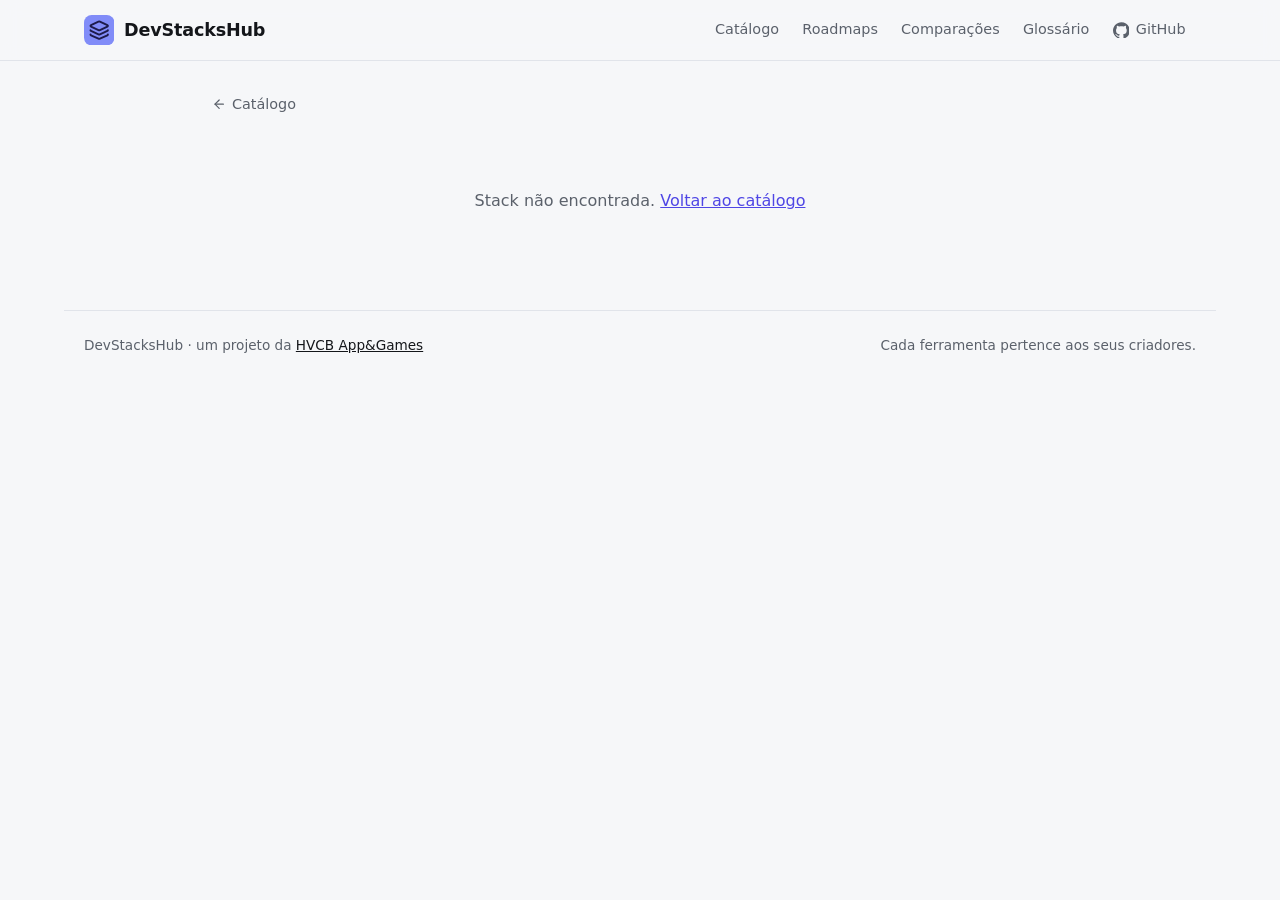
<file: stack.html>
<!DOCTYPE html>
<html lang="pt-BR">
<head>
<meta charset="utf-8">
<meta http-equiv="Content-Security-Policy" content="default-src 'self'; script-src 'self'; style-src 'self' https://fonts.googleapis.com; font-src https://fonts.gstatic.com; img-src 'self' https://img.logo.dev data:; connect-src 'self'; base-uri 'self'; form-action 'self'">
<meta name="viewport" content="width=device-width, initial-scale=1">
<title>Stack — DevStacksHub</title>
<meta name="description" content="Detalhes, links, preços e alternativas de uma stack do DevStacksHub.">
<meta name="color-scheme" content="dark light">
<meta name="theme-color" content="#0B0C0F">
<meta property="og:type" content="website">
<meta property="og:title" content="Stack — DevStacksHub">
<meta property="og:description" content="Detalhes, links, preços e alternativas de uma stack do DevStacksHub.">
<link rel="icon" href="favicon.svg" type="image/svg+xml">
<link rel="preconnect" href="https://fonts.googleapis.com">
<link rel="preconnect" href="https://fonts.gstatic.com" crossorigin>
<link rel="stylesheet" href="https://fonts.googleapis.com/css2?family=Inter:wght@400;500;600&family=JetBrains+Mono:wght@400;500&family=Space+Grotesk:wght@600;700&display=swap">
<link rel="stylesheet" href="assets/styles.css?v=7f7d9e8713">
<script src="assets/comum.js?v=5a23dcf92b" defer></script>
<script src="assets/stack.js?v=a53c399a5d" defer></script>
</head>
<body>
<header class="topo">
  <div class="container topo-linha">
    <a class="marca" href="./">
      <svg class="marca-icone" viewBox="0 0 32 32" aria-hidden="true"><rect width="32" height="32" rx="8" fill="#818CF8"/><g transform="translate(5 5) scale(.9167)" fill="none" stroke="#1E1B4B" stroke-width="2.2" stroke-linecap="round" stroke-linejoin="round"><path d="M12.83 2.18a2 2 0 0 0-1.66 0L2.6 6.08a1 1 0 0 0 0 1.83l8.58 3.91a2 2 0 0 0 1.66 0l8.58-3.9a1 1 0 0 0 0-1.83z"/><path d="M2 12a1 1 0 0 0 .58.91l8.6 3.91a2 2 0 0 0 1.65 0l8.58-3.9A1 1 0 0 0 22 12"/><path d="M2 17a1 1 0 0 0 .58.91l8.6 3.91a2 2 0 0 0 1.65 0l8.58-3.9A1 1 0 0 0 22 17"/></g></svg>
      DevStacksHub
    </a>
    <nav class="nav" aria-label="Principal">
      <a href="./#catalogo">Catálogo</a>
      <a href="roadmaps.html">Roadmaps</a>
      <a href="comparacoes.html">Comparações</a>
      <a href="glossario.html">Glossário</a>
      <a href="https://github.com/hugobastoss/devstackshub"><svg class="icone" aria-hidden="true"><use href="assets/icones.svg#github"/></svg>GitHub</a>
    </nav>
  </div>
</header>

<main>
<div class="container estreito pagina">
    <a class="voltar" href="./#catalogo"><svg class="icone" aria-hidden="true"><use href="assets/icones.svg#arrow-left"/></svg>Catálogo</a>
    <div id="conteudo"><p class="vazio">Carregando…</p></div>
  </div>
</main>

<footer class="container rodape">
  <span>DevStacksHub · um projeto da <a href="https://hugobastoss.github.io/hvcb-appgames/">HVCB App&amp;Games</a></span>
  <span>Cada ferramenta pertence aos seus criadores.</span>
</footer>
</body>
</html>
</file>
<file: assets/styles.css>
:root {
  --bg: #0B0C0F;
  --surface: #13151A;
  --surface-2: #1A1D23;
  --line: #262A31;
  --ink: #ECEDEF;
  --muted: #9BA1AB;
  --accent: #818CF8;
  --accent-ink: #1E1B4B;
  --accent-soft: rgba(129, 140, 248, 0.1);
  --gratuito: #34D399;
  --estrela: #FBBF24;
  --grade: rgba(255, 255, 255, 0.045);
  --radius: 16px;
  --display: "Space Grotesk", ui-sans-serif, system-ui, -apple-system, "Segoe UI", Roboto, sans-serif;
  --body: "Inter", ui-sans-serif, system-ui, -apple-system, "Segoe UI", Roboto, sans-serif;
  --mono: "JetBrains Mono", ui-monospace, "Cascadia Code", Consolas, monospace;
}

@media (prefers-color-scheme: light) {
  :root {
    --bg: #F6F7F9;
    --surface: #FFFFFF;
    --surface-2: #F0F2F5;
    --line: #E1E4EA;
    --ink: #14161A;
    --muted: #5B616B;
    --accent: #4F46E5;
    --accent-ink: #FFFFFF;
    --accent-soft: rgba(79, 70, 229, 0.08);
    --gratuito: #047857;
    --estrela: #B45309;
    --grade: rgba(0, 0, 0, 0.05);
  }
}

* { margin: 0; padding: 0; box-sizing: border-box; }
[hidden] { display: none !important; }

body {
  background: var(--bg);
  color: var(--ink);
  font-family: var(--body);
  font-size: 16px;
  line-height: 1.6;
  -webkit-font-smoothing: antialiased;
}

a { color: inherit; }
:focus-visible { outline: 2px solid var(--accent); outline-offset: 2px; border-radius: 6px; }
@media (prefers-reduced-motion: no-preference) { html { scroll-behavior: smooth; } }

.container { max-width: 72rem; margin: 0 auto; padding-inline: 1.25rem; }
.estreito { max-width: 56rem; }
.sr-only {
  position: absolute; width: 1px; height: 1px; overflow: hidden;
  clip: rect(0 0 0 0); white-space: nowrap;
}
.icone {
  width: 1em; height: 1em; flex-shrink: 0;
  fill: none; stroke: currentColor; stroke-width: 2; stroke-linecap: round; stroke-linejoin: round;
}

/* Topo */
.topo {
  position: sticky; top: 0; z-index: 10;
  background: color-mix(in srgb, var(--bg) 85%, transparent);
  -webkit-backdrop-filter: blur(10px);
  backdrop-filter: blur(10px);
  border-bottom: 1px solid var(--line);
}
.topo-linha { display: flex; flex-wrap: wrap; align-items: center; justify-content: space-between; gap: 0 1rem; min-height: 3.75rem; }
.marca {
  display: flex; align-items: center; gap: 0.6rem;
  font-family: var(--display); font-weight: 700; font-size: 1.1rem; letter-spacing: -0.01em;
  text-decoration: none;
}
.marca-icone { width: 1.9rem; height: 1.9rem; flex-shrink: 0; }
.nav { display: flex; gap: 0.15rem; }
.nav a {
  display: inline-flex; align-items: center; gap: 0.4rem; white-space: nowrap;
  font-size: 0.9rem; color: var(--muted); text-decoration: none;
  padding: 0.4rem 0.65rem; border-radius: 8px;
}
.nav a:hover, .nav a[aria-current="page"] { color: var(--ink); background: var(--surface-2); }
.nav .icone { font-size: 1.05rem; }
@media (max-width: 48rem) {
  .nav { order: 3; width: calc(100% + 1.3rem); margin: 0 -0.65rem; padding-bottom: 0.55rem; overflow-x: auto; scrollbar-width: none; }
}

/* Hero */
.hero-area { position: relative; overflow: hidden; border-bottom: 1px solid var(--line); }
.hero-area::before {
  content: ""; position: absolute; inset: 0; pointer-events: none;
  background-image:
    linear-gradient(var(--grade) 1px, transparent 1px),
    linear-gradient(90deg, var(--grade) 1px, transparent 1px);
  background-size: 44px 44px;
  -webkit-mask-image: radial-gradient(ellipse 70% 65% at 50% 0%, #000 35%, transparent 100%);
  mask-image: radial-gradient(ellipse 70% 65% at 50% 0%, #000 35%, transparent 100%);
}
.hero { position: relative; text-align: center; padding-block: clamp(3.5rem, 9vw, 6.5rem); }
.hero--pagina { padding-block: clamp(2.5rem, 6vw, 4rem); }
.eyebrow {
  display: inline-flex; align-items: center; gap: 0.4rem; margin-bottom: 1.25rem;
  font-size: 0.8rem; font-weight: 600; color: var(--accent);
  background: var(--accent-soft); padding: 0.3rem 0.85rem; border-radius: 999px;
}
h1 {
  font-family: var(--display); font-weight: 700;
  font-size: clamp(2.2rem, 6vw, 4rem); line-height: 1.05; letter-spacing: -0.035em;
  max-width: 18ch; margin: 0 auto 1.1rem; text-wrap: balance;
}
.hero--pagina h1 { font-size: clamp(2rem, 5vw, 3rem); max-width: 22ch; }
.destaque { color: var(--accent); }
.lead { color: var(--muted); font-size: clamp(1.02rem, 2vw, 1.15rem); max-width: 40rem; margin: 0 auto; }
.hero-acoes { display: flex; flex-wrap: wrap; justify-content: center; gap: 0.75rem; margin-top: 2rem; }

/* Botões e links */
.botao {
  display: inline-flex; align-items: center; justify-content: center; gap: 0.45rem;
  font: inherit; font-size: 0.95rem; font-weight: 600; text-decoration: none; cursor: pointer;
  padding: 0.7rem 1.2rem; border-radius: 10px; border: 1px solid transparent;
  background: var(--accent); color: var(--accent-ink);
}
.botao:hover { filter: brightness(1.08); }
.botao--contorno { background: transparent; color: var(--ink); border-color: var(--line); }
.botao--contorno:hover { background: var(--surface-2); filter: none; }
.botao--pequeno { font-size: 0.85rem; padding: 0.45rem 0.85rem; }
.botao:disabled { opacity: 0.5; cursor: not-allowed; }
.link { font-size: 0.9rem; color: var(--muted); text-underline-offset: 3px; }
.link:hover { color: var(--ink); }
.voltar {
  display: inline-flex; align-items: center; gap: 0.35rem; margin-bottom: 1.5rem;
  font-size: 0.9rem; color: var(--muted); text-decoration: none;
}
.voltar:hover { color: var(--ink); }

/* Seções */
.secao { padding-block: 3.5rem 2rem; }
.secao-topo {
  display: flex; flex-wrap: wrap; align-items: baseline; justify-content: space-between; gap: 0.5rem 1rem;
  margin-bottom: 1.25rem;
}
h2 { font-family: var(--display); font-size: 1.6rem; letter-spacing: -0.02em; line-height: 1.2; }
h3 { font-family: var(--display); letter-spacing: -0.015em; line-height: 1.25; }
.subtitulo { color: var(--muted); font-size: 0.9rem; }
.contagem { color: var(--muted); font-size: 0.9rem; }

/* Filtros */
.filtros { display: grid; gap: 0.85rem; margin-bottom: 1.5rem; }
.busca {
  display: flex; align-items: center; gap: 0.6rem;
  background: var(--surface); border: 1px solid var(--line); border-radius: 12px; padding-inline: 0.9rem;
}
.busca:focus-within { border-color: var(--accent); }
.busca .icone { font-size: 1.1rem; color: var(--muted); }
.busca input {
  flex: 1; min-width: 0; padding-block: 0.8rem;
  font: inherit; color: var(--ink); background: transparent; border: 0; outline: 0;
}
.grupo { display: flex; flex-wrap: wrap; gap: 0.45rem; }
.grupo button {
  font: inherit; font-size: 0.85rem; color: var(--muted); cursor: pointer;
  background: var(--surface); border: 1px solid var(--line); border-radius: 999px;
  padding: 0.3rem 0.85rem;
}
.grupo button:hover { color: var(--ink); border-color: var(--muted); }
.grupo button[aria-pressed="true"] { color: var(--accent-ink); background: var(--accent); border-color: var(--accent); }
.grupo .qtd { margin-left: 0.4rem; font-family: var(--mono); font-size: 0.75rem; opacity: 0.7; }
.grupo--centro { justify-content: center; }
.filtros-linha { display: flex; flex-wrap: wrap; align-items: center; justify-content: space-between; gap: 0.85rem 1rem; }
.acoes { display: flex; flex-wrap: wrap; align-items: center; gap: 0.45rem; }
.acao, .seletor {
  display: inline-flex; align-items: center; gap: 0.45rem;
  font: inherit; font-size: 0.85rem; font-weight: 500; color: var(--ink); cursor: pointer;
  background: var(--surface); border: 1px solid var(--line); border-radius: 10px;
  padding: 0.4rem 0.8rem;
}
.acao .icone { color: var(--accent); }
.acao:hover, .seletor:hover { border-color: var(--muted); }
.acao[aria-pressed="true"] { border-color: var(--accent); background: var(--accent-soft); }
.acao[aria-pressed="true"] .icone { fill: currentColor; }
#total-favoritos { color: var(--muted); font-family: var(--mono); font-size: 0.78rem; }
.seletor { padding-block: 0.45rem; }
.seletor:focus-visible { outline-offset: 1px; }

/* Grade de cards */
.grade { display: grid; gap: 1rem; grid-template-columns: repeat(auto-fill, minmax(min(100%, 20rem), 1fr)); }
.item {
  display: flex; flex-direction: column; gap: 0.75rem; min-width: 0;
  background: var(--surface); border: 1px solid var(--line); border-radius: var(--radius);
  padding: 1.25rem;
}
.item:hover { border-color: color-mix(in srgb, var(--accent) 40%, var(--line)); }
.item-cabeca { display: flex; align-items: center; gap: 0.85rem; }
.item-titulo { flex: 1; min-width: 0; }
.item-nome { font-size: 1.12rem; overflow-wrap: anywhere; }
.item-nome a { text-decoration: none; }
.item-nome a:hover { text-decoration: underline; text-underline-offset: 3px; }
.item-cat { font-size: 0.8rem; color: var(--muted); }
.item-desc {
  font-size: 0.92rem; color: var(--muted);
  display: -webkit-box; -webkit-line-clamp: 2; -webkit-box-orient: vertical; overflow: hidden;
}
.item-pe {
  display: flex; flex-wrap: wrap; align-items: center; justify-content: space-between; gap: 0.5rem;
  margin-top: auto; padding-top: 0.8rem; border-top: 1px solid var(--line);
}
.metricas { display: flex; flex-wrap: wrap; align-items: center; gap: 0.4rem; }
.ver-mais {
  display: inline-flex; align-items: center; gap: 0.3rem;
  font-size: 0.88rem; font-weight: 600; color: var(--accent); text-decoration: none;
}
.ver-mais:hover { text-decoration: underline; text-underline-offset: 3px; }

.logo {
  display: grid; place-items: center; flex-shrink: 0; overflow: hidden;
  width: 2.75rem; height: 2.75rem; padding: 0.3rem; border-radius: 10px;
  background: #FFFFFF; border: 1px solid var(--line);
}
.logo img { width: 100%; height: 100%; object-fit: contain; }
.logo--inicial { padding: 0; font-family: var(--display); font-weight: 700; font-size: 1.15rem; }
.logo--grande { width: 4.5rem; height: 4.5rem; border-radius: 16px; padding: 0.55rem; }
.logo--grande.logo--inicial { padding: 0; font-size: 2rem; }
.logo--mini { width: 2.25rem; height: 2.25rem; border-radius: 8px; padding: 0.2rem; }
.logo--mini.logo--inicial { font-size: 0.95rem; }

.favorito {
  display: grid; place-items: center; flex-shrink: 0; align-self: flex-start;
  width: 2.25rem; height: 2.25rem; margin: -0.35rem -0.45rem 0 0;
  font-size: 1.15rem; color: var(--muted); cursor: pointer;
  background: none; border: 0; border-radius: 8px;
}
.favorito:hover { color: var(--ink); background: var(--surface-2); }
.favorito[aria-pressed="true"] { color: var(--accent); }
.favorito[aria-pressed="true"] .icone { fill: currentColor; }
.favorito--borda { margin: 0; border: 1px solid var(--line); width: 2.6rem; height: 2.6rem; }

.selos { display: flex; flex-wrap: wrap; gap: 0.35rem; }
.selo {
  font-size: 0.75rem; font-weight: 500; color: var(--muted);
  background: var(--surface-2); border-radius: 6px; padding: 0.12rem 0.5rem;
}
.selo--gratuito { color: var(--gratuito); background: color-mix(in srgb, var(--gratuito) 14%, transparent); font-weight: 600; }
.selo--aberto { color: var(--accent); background: var(--accent-soft); font-weight: 600; }
.metrica {
  display: inline-flex; align-items: center; gap: 0.3rem;
  font-family: var(--mono); font-size: 0.78rem; font-weight: 500; color: var(--ink); text-decoration: none;
  padding: 0.12rem 0.5rem; background: var(--surface-2); border: 1px solid var(--line); border-radius: 999px;
}
.metrica .icone { font-size: 0.85rem; color: var(--accent); }
.metrica--estrela .icone { color: var(--estrela); fill: currentColor; stroke: none; }
a.metrica:hover { border-color: var(--estrela); }

.vazio { text-align: center; color: var(--muted); padding: 3rem 1rem; }
.vazio button, .vazio a { font: inherit; color: var(--accent); background: none; border: 0; text-decoration: underline; cursor: pointer; }
.mais { display: flex; justify-content: center; margin-top: 1.75rem; }
.nota { margin-top: 1.25rem; text-align: center; font-size: 0.8rem; color: var(--muted); }

/* Detalhe da stack */
.pagina { padding-block: 2rem 3rem; }
.painel {
  background: var(--surface); border: 1px solid var(--line); border-radius: 20px;
  padding: clamp(1.25rem, 4vw, 2rem);
}
.detalhe-cabeca { display: flex; flex-wrap: wrap; align-items: flex-start; gap: 1.25rem; }
.detalhe-titulo { flex: 1; min-width: min(100%, 16rem); }
.detalhe-titulo h1 { margin: 0; max-width: none; font-size: clamp(1.9rem, 5vw, 2.6rem); text-align: left; }
.detalhe-titulo .item-cat { font-size: 0.95rem; margin-top: 0.25rem; }
.detalhe-desc { margin-top: 1rem; color: var(--muted); }
.links { display: flex; flex-wrap: wrap; gap: 0.5rem; margin-top: 1.25rem; }
.numeros {
  display: grid; gap: 0.75rem; margin-top: 1.75rem;
  grid-template-columns: repeat(auto-fill, minmax(min(100%, 9.5rem), 1fr));
}
.numero { padding: 0.85rem 1rem; border: 1px solid var(--line); border-radius: 12px; }
.numero-rotulo { font-size: 0.75rem; color: var(--muted); }
.numero-valor { display: flex; align-items: center; gap: 0.4rem; margin-top: 0.2rem; font-weight: 600; }
.numero-valor .icone { font-size: 1.1rem; }
.sim { color: var(--gratuito); }
.nao { color: var(--muted); }
.mono { font-family: var(--mono); }
.bloco { margin-top: 2.25rem; }
.bloco h2 { font-size: 1.2rem; margin-bottom: 0.85rem; }
.bloco-rotulo {
  font-size: 0.7rem; font-weight: 600; letter-spacing: 0.06em; text-transform: uppercase;
  color: var(--muted); margin-bottom: 0.35rem;
}
.porque {
  margin-top: 1.75rem; font-size: 0.95rem; padding: 0.85rem 1rem;
  background: var(--accent-soft); border-left: 3px solid var(--accent); border-radius: 0 10px 10px 0;
}
.porque .bloco-rotulo { color: var(--accent); }
.chips { display: flex; flex-wrap: wrap; gap: 0.45rem; list-style: none; }
.chips li, .chips a {
  font-size: 0.85rem; color: var(--muted); text-decoration: none;
  background: var(--surface-2); border-radius: 8px; padding: 0.3rem 0.7rem;
}
.chips--destaque li { color: var(--accent); background: var(--accent-soft); }
.chips a { display: inline-flex; align-items: center; gap: 0.35rem; color: var(--ink); border: 1px solid var(--line); background: var(--surface); }
.chips a:hover { border-color: var(--accent); }
.lista-check { list-style: none; display: grid; gap: 0.1rem; background: var(--surface); border: 1px solid var(--line); border-radius: 14px; overflow: hidden; }
.lista-check li { display: flex; align-items: center; gap: 0.55rem; padding: 0.65rem 1rem; font-size: 0.92rem; }
.lista-check li + li { border-top: 1px solid var(--line); }
.lista-check .icone { color: var(--gratuito); }

/* Roadmaps */
.roadmap-card {
  display: flex; flex-direction: column; gap: 0.6rem; text-decoration: none;
  background: var(--surface); border: 1px solid var(--line); border-radius: var(--radius); padding: 1.35rem;
}
.roadmap-card:hover { border-color: color-mix(in srgb, var(--accent) 50%, var(--line)); }
.roadmap-topo { display: flex; align-items: center; justify-content: space-between; gap: 0.5rem; }
.roadmap-icone {
  display: grid; place-items: center; width: 2.6rem; height: 2.6rem;
  font-size: 1.2rem; color: var(--accent); background: var(--accent-soft); border-radius: 10px;
}
.etapas-total {
  font-family: var(--mono); font-size: 0.75rem; font-weight: 500; color: var(--accent);
  background: var(--accent-soft); border-radius: 999px; padding: 0.15rem 0.6rem;
}
.roadmap-card h3 { font-size: 1.2rem; }
.roadmap-card p { font-size: 0.92rem; color: var(--muted); }
.roadmap-card .item-pe { font-size: 0.8rem; color: var(--muted); }

.linha-tempo { list-style: none; display: grid; gap: 0; margin-top: 2rem; }
.etapa { position: relative; display: flex; gap: 1rem; padding-bottom: 1.25rem; }
.etapa:not(:last-child)::before {
  content: ""; position: absolute; left: 1.45rem; top: 3.1rem; bottom: 0; width: 1px;
  background: linear-gradient(var(--accent), var(--line));
}
.etapa-marca {
  position: relative; display: grid; place-items: center; flex-shrink: 0;
  width: 2.9rem; height: 2.9rem; font-size: 1.15rem; color: var(--accent);
  background: var(--accent-soft); border: 1px solid color-mix(in srgb, var(--accent) 40%, transparent); border-radius: 12px;
}
.etapa-numero {
  position: absolute; top: -0.45rem; right: -0.45rem; display: grid; place-items: center;
  width: 1.25rem; height: 1.25rem; font-size: 0.68rem; font-weight: 700;
  color: var(--accent-ink); background: var(--accent); border-radius: 999px;
}
.etapa-corpo { flex: 1; min-width: 0; padding: 0.85rem 1rem; background: var(--surface); border: 1px solid var(--line); border-radius: 14px; }
.etapa-categoria { font-size: 0.72rem; font-weight: 600; letter-spacing: 0.05em; text-transform: uppercase; color: var(--accent); }
.etapa-corpo h3 { font-size: 1.1rem; margin-top: 0.1rem; }
.etapa-corpo h3 a { text-underline-offset: 3px; }
.etapa-corpo p { font-size: 0.9rem; color: var(--muted); margin-top: 0.15rem; }

.ia h2 { display: flex; align-items: center; gap: 0.5rem; font-size: 1.2rem; }
.ia h2 .icone { color: var(--accent); }
.ia > p { margin-top: 0.4rem; color: var(--muted); font-size: 0.92rem; }
.prompt { margin-top: 1rem; border: 1px solid var(--line); border-radius: 10px; }
.prompt summary { cursor: pointer; padding: 0.6rem 0.9rem; font-size: 0.9rem; font-weight: 500; }
.prompt pre {
  max-height: 16rem; overflow: auto; margin: 0 0.9rem 0.9rem; padding: 0.8rem;
  font-family: var(--mono); font-size: 0.75rem; line-height: 1.6; color: var(--muted); white-space: pre-wrap;
  background: var(--bg); border: 1px solid var(--line); border-radius: 8px;
}
.ia-acoes { display: grid; gap: 0.6rem; margin-top: 1rem; grid-template-columns: repeat(auto-fill, minmax(min(100%, 10rem), 1fr)); }
.ia-acoes .botao { width: 100%; }
.ia-copiar { grid-column: 1 / -1; }
.ia-letra {
  display: grid; place-items: center; width: 1.5rem; height: 1.5rem; border-radius: 6px;
  font-size: 0.8rem; font-weight: 700; color: #FFFFFF;
}

/* Comparações */
.comparar-campos { display: grid; gap: 0.75rem; grid-template-columns: repeat(auto-fit, minmax(min(100%, 13rem), 1fr)); }
.campo { display: grid; gap: 0.3rem; font-size: 0.8rem; color: var(--muted); font-weight: 500; }
.campo select { width: 100%; justify-content: flex-start; }
.comparacao { margin-top: 1rem; overflow: hidden; padding: 0; }
.versus {
  display: flex; flex-wrap: wrap; align-items: center; justify-content: center; gap: 0.75rem 1.25rem;
  padding: 1.1rem; border-bottom: 1px solid var(--line);
}
.versus-lado { display: flex; align-items: center; gap: 0.55rem; font-weight: 600; }
.versus-vs { font-family: var(--mono); font-size: 0.85rem; color: var(--muted); }
.tabela-rolagem { overflow-x: auto; }
.tabela { width: 100%; border-collapse: collapse; font-size: 0.9rem; }
.tabela th, .tabela td { padding: 0.65rem 1rem; border-bottom: 1px solid var(--line); }
.tabela thead th { font-size: 0.72rem; font-weight: 600; letter-spacing: 0.05em; text-transform: uppercase; color: var(--muted); text-align: center; }
.tabela thead th:first-child, .tabela tbody th { text-align: left; }
.tabela tbody th { font-weight: 400; color: var(--muted); }
.tabela td { text-align: center; min-width: 8rem; }
.tabela tr:last-child > * { border-bottom: 0; }
.tabela .vence { background: var(--accent-soft); }
.tabela .icone { font-size: 1.1rem; vertical-align: middle; }
.comparacao-links { display: flex; flex-wrap: wrap; gap: 0.6rem; padding: 1rem; border-top: 1px solid var(--line); }
.comparacao-links .botao { flex: 1; }
.prontas { display: grid; gap: 0.75rem; }
.pronta { background: var(--surface); border: 1px solid var(--line); border-radius: var(--radius); overflow: hidden; }
.pronta summary {
  display: flex; flex-wrap: wrap; align-items: center; justify-content: space-between; gap: 0.75rem;
  padding: 1rem 1.15rem; cursor: pointer; list-style: none;
}
.pronta summary::-webkit-details-marker { display: none; }
.pronta summary .versus { padding: 0; border: 0; justify-content: flex-start; }
.pronta[open] summary { border-bottom: 1px solid var(--line); }
.pronta .icone-abrir { color: var(--muted); transition: transform 0.15s; }
.pronta[open] .icone-abrir { transform: rotate(180deg); }
.vencedor {
  display: inline-flex; align-items: center; gap: 0.35rem; margin-left: auto;
  font-size: 0.78rem; font-weight: 600; color: var(--accent); background: var(--accent-soft);
  border-radius: 999px; padding: 0.2rem 0.65rem;
}

/* Glossário */
.grupo-termos { margin-top: 2.25rem; }
.grupo-termos > h2 {
  font-family: var(--body); font-size: 0.8rem; font-weight: 600; letter-spacing: 0.06em; text-transform: uppercase;
  color: var(--muted); margin-bottom: 0.75rem;
}
.termos { display: grid; gap: 0.75rem; grid-template-columns: repeat(auto-fill, minmax(min(100%, 22rem), 1fr)); }
.termo {
  padding: 1rem 1.1rem; background: var(--surface); border: 1px solid var(--line); border-radius: 14px;
  scroll-margin-top: 6rem;
}
.termo:target { border-color: var(--accent); background: var(--accent-soft); }
.termo-cabeca { display: flex; flex-wrap: wrap; align-items: baseline; gap: 0.25rem 0.55rem; }
.termo h3 { font-size: 1.05rem; color: var(--accent); }
.termo-expansao { font-size: 0.8rem; color: var(--muted); }
.termo p { margin-top: 0.35rem; font-size: 0.9rem; color: var(--muted); }
.termo .chips { margin-top: 0.7rem; gap: 0.35rem; }
.termo .chips li, .termo .chips a { font-size: 0.75rem; padding: 0.12rem 0.5rem; border-radius: 6px; }

/* Sugerir */
.sugerir { padding-block: 2rem 4rem; }
.sugerir-caixa {
  display: flex; flex-wrap: wrap; align-items: center; justify-content: space-between; gap: 1.5rem 2rem;
  background: var(--surface); border: 1px solid var(--line); border-radius: 20px;
  padding: clamp(1.5rem, 4vw, 2.5rem);
}
.sugerir-caixa h2 { max-width: 30ch; margin-bottom: 1rem; }
.passos { display: grid; gap: 0.5rem; padding-left: 1.2rem; color: var(--muted); }
.passos strong { color: var(--ink); font-weight: 600; }
.sugerir-acoes { display: flex; flex-direction: column; align-items: flex-start; gap: 0.75rem; }

/* Rodapé */
.rodape {
  display: flex; flex-wrap: wrap; justify-content: space-between; gap: 0.5rem 1.5rem;
  padding-block: 1.5rem 3rem; border-top: 1px solid var(--line);
  font-size: 0.85rem; color: var(--muted);
}
.rodape a { color: var(--ink); }
.espaco-topo { margin-top: 1rem; }

/* Ajustes de layout */
.marca { min-height: 3.75rem; }
.estreito .grade { grid-template-columns: repeat(auto-fill, minmax(min(100%, 15.5rem), 1fr)); }
@media (max-width: 40rem) {
  #filtro-categoria { flex-wrap: nowrap; overflow-x: auto; padding-bottom: 0.4rem; scrollbar-width: thin; }
  #filtro-categoria button { flex-shrink: 0; }
}
</file>
